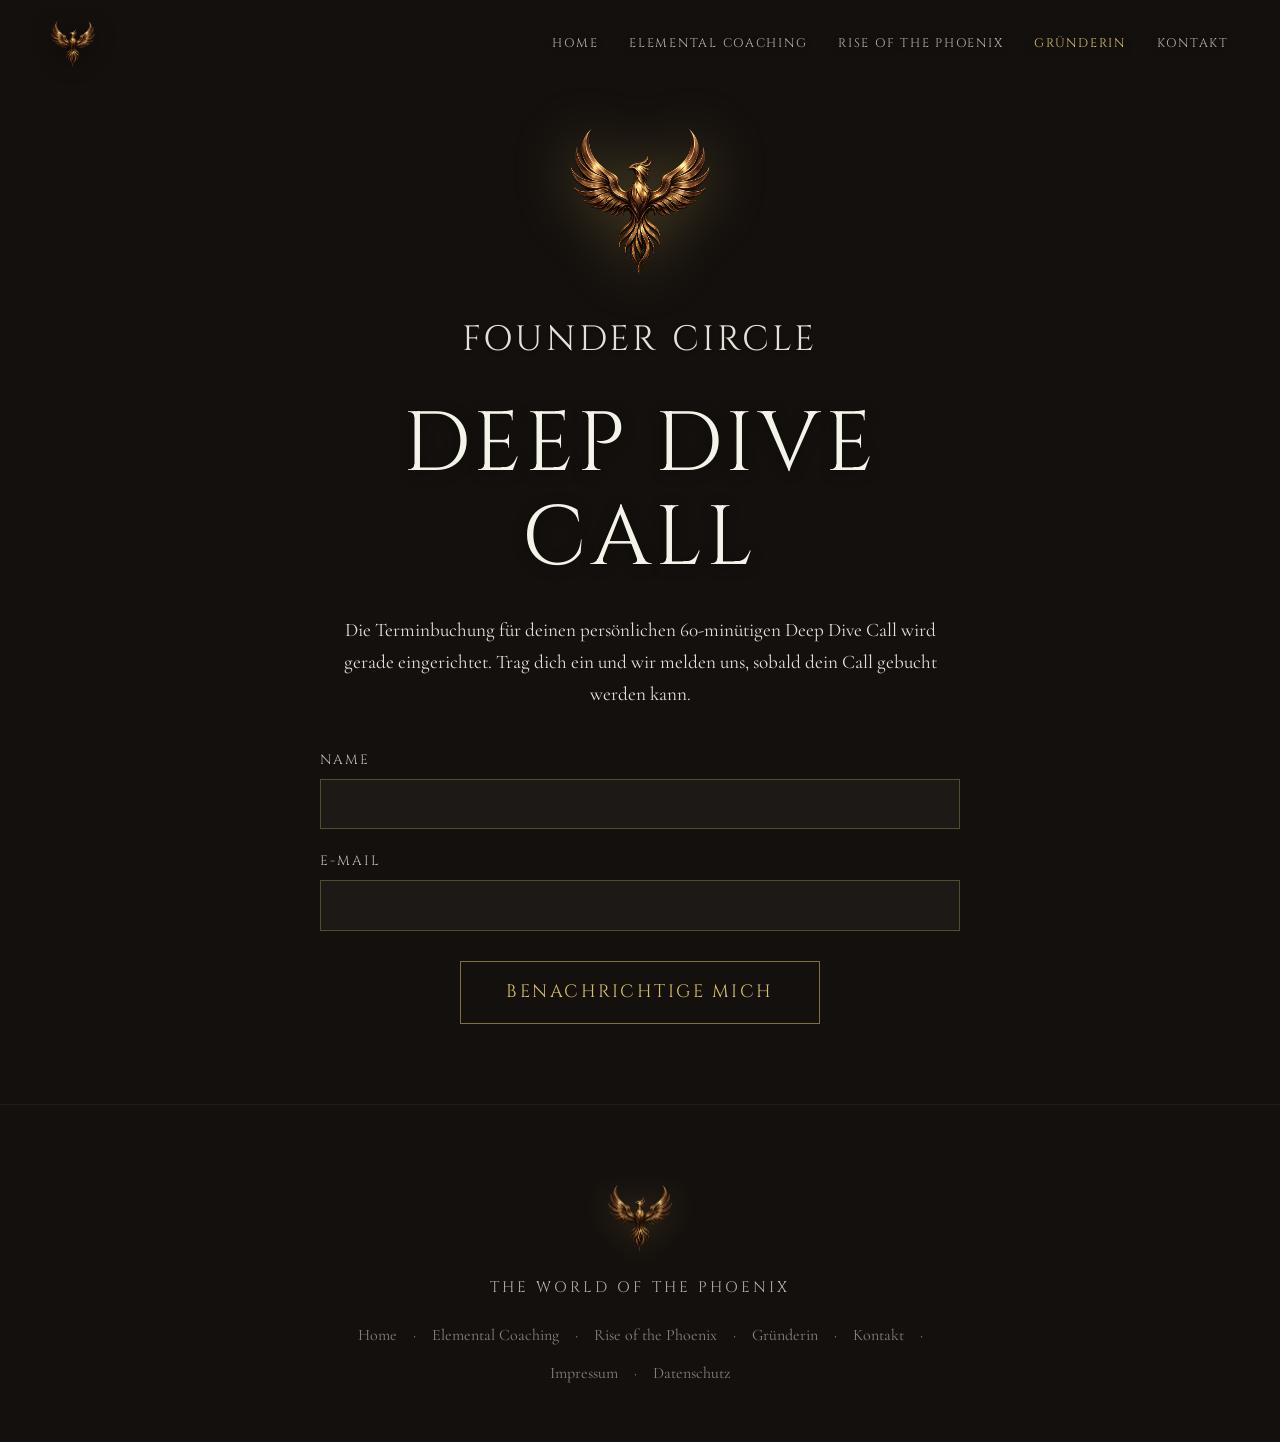
<file: booking.html>
<!DOCTYPE html>
<html lang="de">
<head>
<meta charset="UTF-8">
<meta name="viewport" content="width=device-width, initial-scale=1.0">
<title>Deep Dive Call — Founder Circle</title>
<meta name="description" content="Die Terminbuchung für deinen persönlichen Deep Dive Call öffnet in Kürze.">
<link rel="icon" type="image/png" href="assets/img/phoenix-gold.png">
<link rel="preload" href="assets/fonts/cinzel-latin-400-normal.woff2" as="font" type="font/woff2" crossorigin>
<link rel="preload" href="assets/fonts/cormorant-garamond-latin-400-normal.woff2" as="font" type="font/woff2" crossorigin>
<link rel="stylesheet" href="css/style.css">
</head>
<body>

<!-- Custom cursor glow -->
<div class="cursor-glow" id="cursorGlow"></div>

<header class="site-header">
  <a href="index.html" class="site-header__logo" aria-label="Startseite – The World of the Phoenix">
    <img src="assets/img/phoenix-gold.png" alt="The World of the Phoenix">
  </a>
  <nav class="site-nav" id="siteNav">
    <a href="index.html" class="site-nav__link">Home</a>
    <a href="elemental-coaching.html" class="site-nav__link">Elemental Coaching</a>
    <a href="phoenix-rising.html" class="site-nav__link">Rise of the Phoenix</a>
    <a href="founder.html" class="site-nav__link" aria-current="page">Gründerin</a>
    <a href="contact.html" class="site-nav__link">Kontakt</a>
  </nav>
  <button type="button" class="site-nav__toggle" id="navToggle" aria-expanded="false" aria-controls="siteNav">
    <span></span><span></span><span></span>
    <span class="sr-only">Menü öffnen</span>
  </button>
</header>

<main class="page">
  <section class="page__hero">
    <img src="assets/img/phoenix-gold.png" alt="" class="phoenix phoenix--center">
    <p class="eyebrow">Founder Circle</p>
    <h1 class="headline">Deep Dive Call</h1>
    <p class="body body--center">Die Terminbuchung für deinen persönlichen 60-minütigen Deep Dive Call
    wird gerade eingerichtet. Trag dich ein und wir melden uns, sobald dein Call gebucht werden kann.</p>

    <div class="form-wrap" data-form-wrap>
      <form class="form" data-webhook-form novalidate>
        <div class="form__field">
          <label for="booking-name">Name</label>
          <input type="text" id="booking-name" name="name" autocomplete="name" required>
        </div>
        <div class="form__field">
          <label for="booking-email">E-Mail</label>
          <input type="email" id="booking-email" name="email" autocomplete="email" required>
        </div>
        <div class="form__honeypot" aria-hidden="true">
          <label for="booking-website">Website</label>
          <input type="text" id="booking-website" name="website" data-honeypot tabindex="-1" autocomplete="off">
        </div>
        <button type="submit" class="btn btn--gold form__submit">Benachrichtige mich</button>
      </form>
      <p class="form__success" data-form-success hidden>Danke — wir melden uns bei dir, sobald die Terminbuchung bereitsteht.</p>
    </div>
  </section>
</main>

<footer class="footer">
  <img src="assets/img/phoenix-gold.png" alt="" class="phoenix phoenix--footer">
  <p class="footer__brand">The World of the Phoenix</p>
  <nav class="footer__nav">
    <a href="index.html">Home</a>
    <span>·</span>
    <a href="elemental-coaching.html">Elemental Coaching</a>
    <span>·</span>
    <a href="phoenix-rising.html">Rise of the Phoenix</a>
    <span>·</span>
    <a href="founder.html">Gründerin</a>
    <span>·</span>
    <a href="contact.html">Kontakt</a>
    <span>·</span>
    <a href="#">Impressum</a>
    <span>·</span>
    <a href="#">Datenschutz</a>
  </nav>
</footer>

<script src="js/cursor.js"></script>
<script src="js/nav.js"></script>
<script src="js/forms.js"></script>
</body>
</html>
</file>
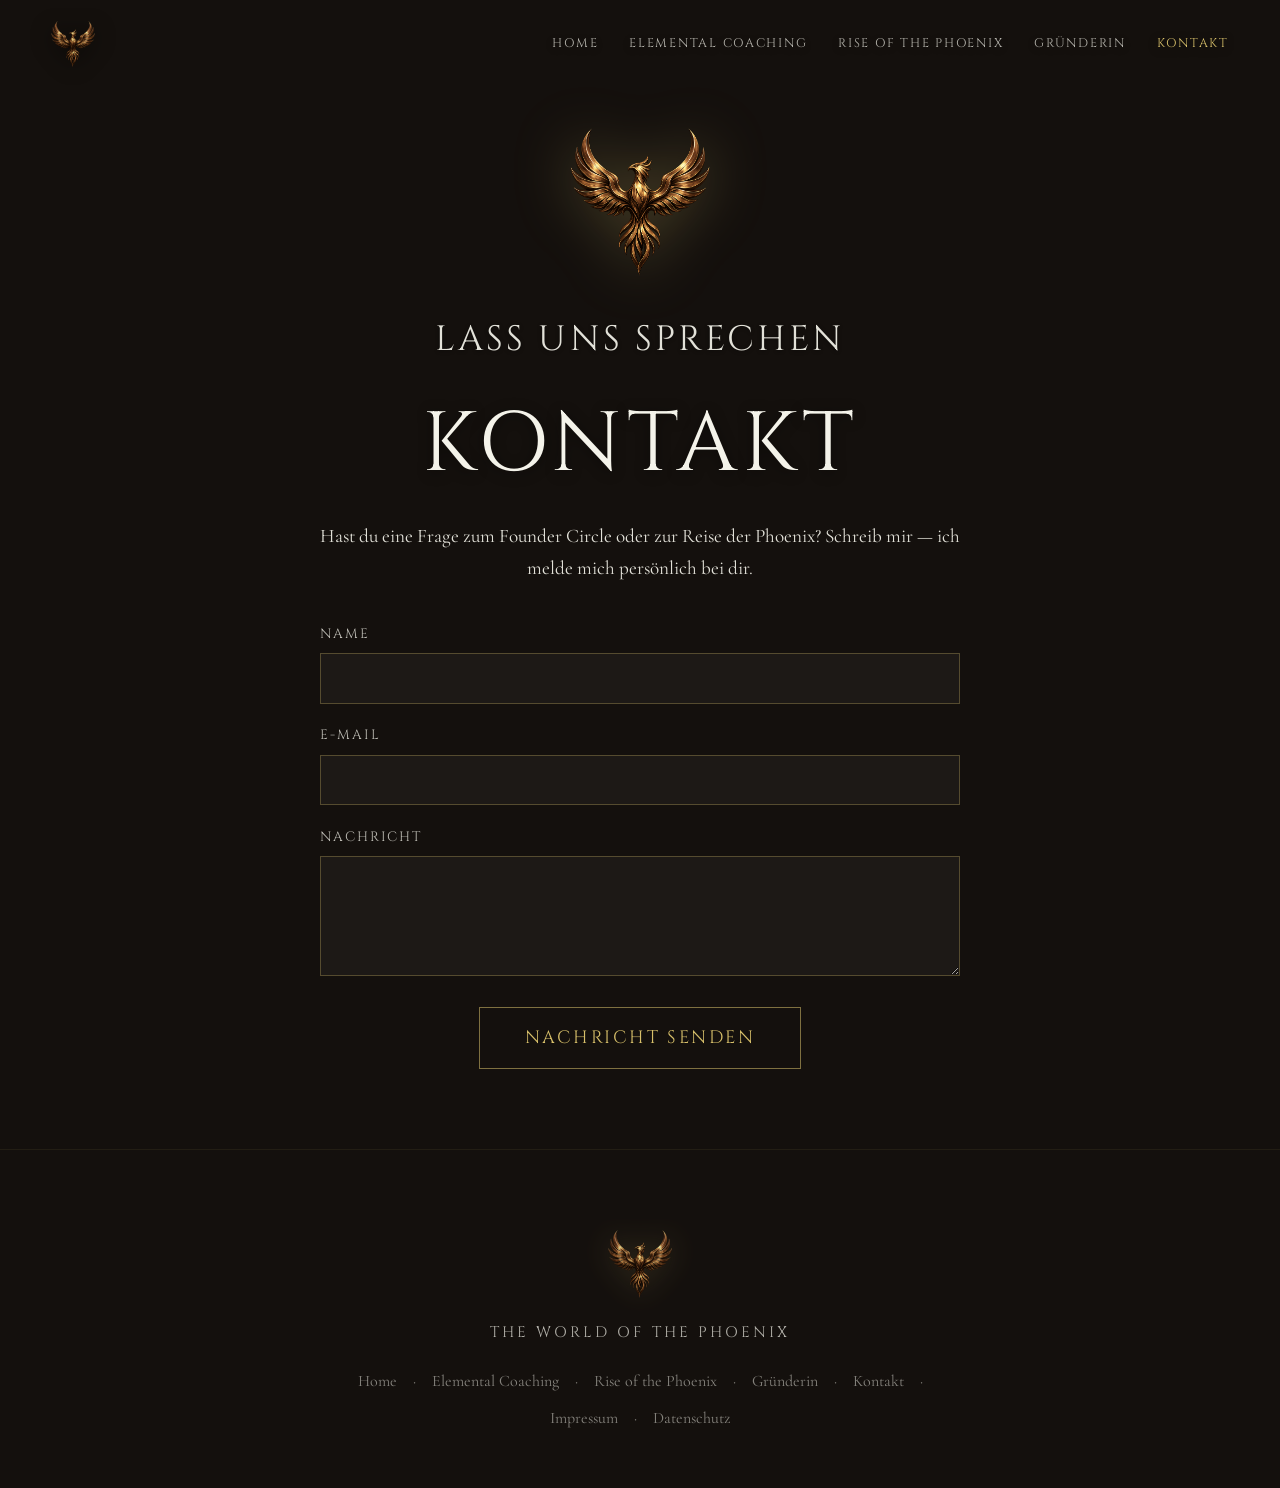
<file: contact.html>
<!DOCTYPE html>
<html lang="de">
<head>
<meta charset="UTF-8">
<meta name="viewport" content="width=device-width, initial-scale=1.0">
<title>Kontakt — The World of the Phoenix</title>
<meta name="description" content="Schreib mir — ich melde mich persönlich bei dir zurück.">
<link rel="icon" type="image/png" href="assets/img/phoenix-gold.png">
<link rel="preload" href="assets/fonts/cinzel-latin-400-normal.woff2" as="font" type="font/woff2" crossorigin>
<link rel="preload" href="assets/fonts/cormorant-garamond-latin-400-normal.woff2" as="font" type="font/woff2" crossorigin>
<link rel="stylesheet" href="css/style.css">
</head>
<body>

<!-- Custom cursor glow -->
<div class="cursor-glow" id="cursorGlow"></div>

<header class="site-header">
  <a href="index.html" class="site-header__logo" aria-label="Startseite – The World of the Phoenix">
    <img src="assets/img/phoenix-gold.png" alt="The World of the Phoenix">
  </a>
  <nav class="site-nav" id="siteNav">
    <a href="index.html" class="site-nav__link">Home</a>
    <a href="elemental-coaching.html" class="site-nav__link">Elemental Coaching</a>
    <a href="phoenix-rising.html" class="site-nav__link">Rise of the Phoenix</a>
    <a href="founder.html" class="site-nav__link">Gründerin</a>
    <a href="contact.html" class="site-nav__link" aria-current="page">Kontakt</a>
  </nav>
  <button type="button" class="site-nav__toggle" id="navToggle" aria-expanded="false" aria-controls="siteNav">
    <span></span><span></span><span></span>
    <span class="sr-only">Menü öffnen</span>
  </button>
</header>

<main class="page">
  <section class="page__hero">
    <img src="assets/img/phoenix-gold.png" alt="" class="phoenix phoenix--center">
    <p class="eyebrow">Lass uns sprechen</p>
    <h1 class="headline">Kontakt</h1>
    <p class="body body--center">Hast du eine Frage zum Founder Circle oder zur Reise der Phoenix?
    Schreib mir — ich melde mich persönlich bei dir.</p>

    <div class="form-wrap" data-form-wrap>
      <form class="form" data-webhook-form novalidate>
        <div class="form__field">
          <label for="contact-name">Name</label>
          <input type="text" id="contact-name" name="name" autocomplete="name" required>
        </div>
        <div class="form__field">
          <label for="contact-email">E-Mail</label>
          <input type="email" id="contact-email" name="email" autocomplete="email" required>
        </div>
        <div class="form__field">
          <label for="contact-message">Nachricht</label>
          <textarea id="contact-message" name="message" required></textarea>
        </div>
        <div class="form__honeypot" aria-hidden="true">
          <label for="contact-website">Website</label>
          <input type="text" id="contact-website" name="website" data-honeypot tabindex="-1" autocomplete="off">
        </div>
        <button type="submit" class="btn btn--gold form__submit">Nachricht senden</button>
      </form>
      <p class="form__success" data-form-success hidden>Danke — deine Nachricht ist angekommen. Ich melde mich persönlich bei dir.</p>
    </div>
  </section>
</main>

<footer class="footer">
  <img src="assets/img/phoenix-gold.png" alt="" class="phoenix phoenix--footer">
  <p class="footer__brand">The World of the Phoenix</p>
  <nav class="footer__nav">
    <a href="index.html">Home</a>
    <span>·</span>
    <a href="elemental-coaching.html">Elemental Coaching</a>
    <span>·</span>
    <a href="phoenix-rising.html">Rise of the Phoenix</a>
    <span>·</span>
    <a href="founder.html">Gründerin</a>
    <span>·</span>
    <a href="contact.html">Kontakt</a>
    <span>·</span>
    <a href="#">Impressum</a>
    <span>·</span>
    <a href="#">Datenschutz</a>
  </nav>
</footer>

<script src="js/cursor.js"></script>
<script src="js/nav.js"></script>
<script src="js/forms.js"></script>
</body>
</html>
</file>
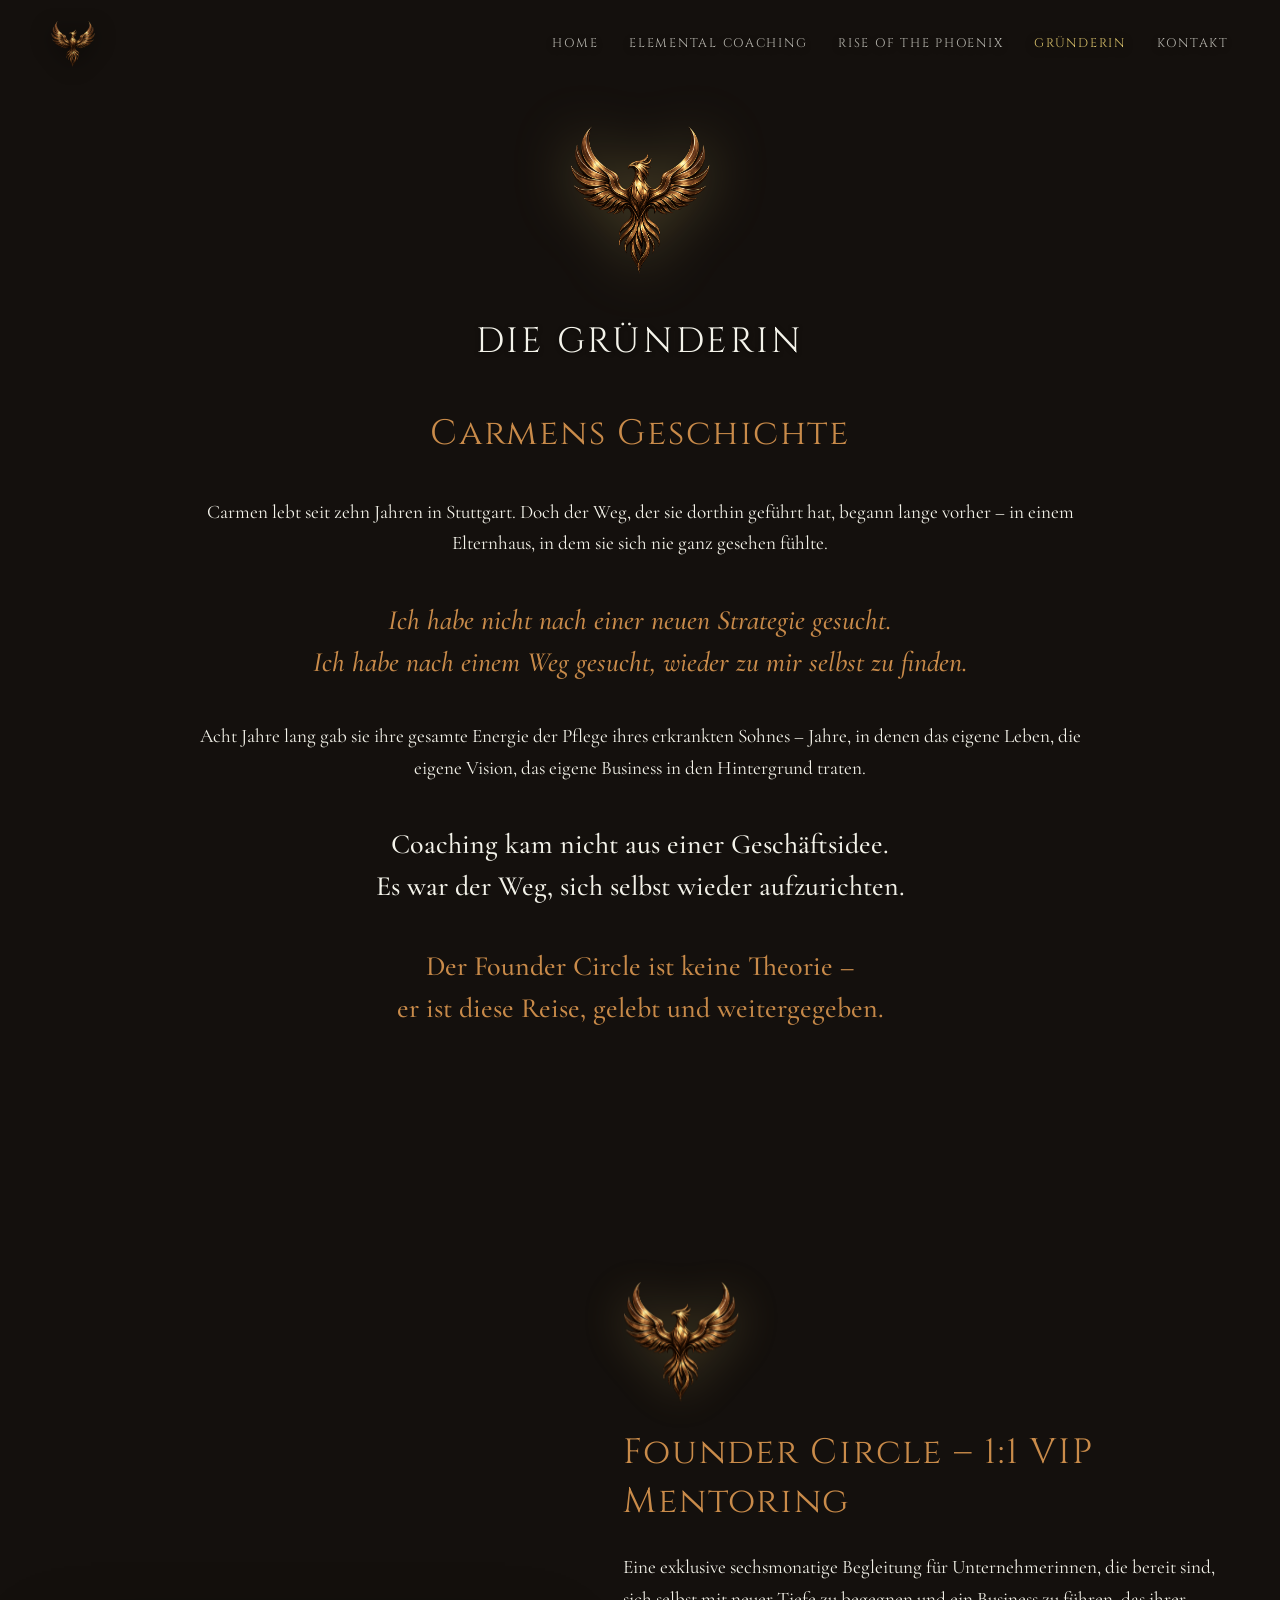
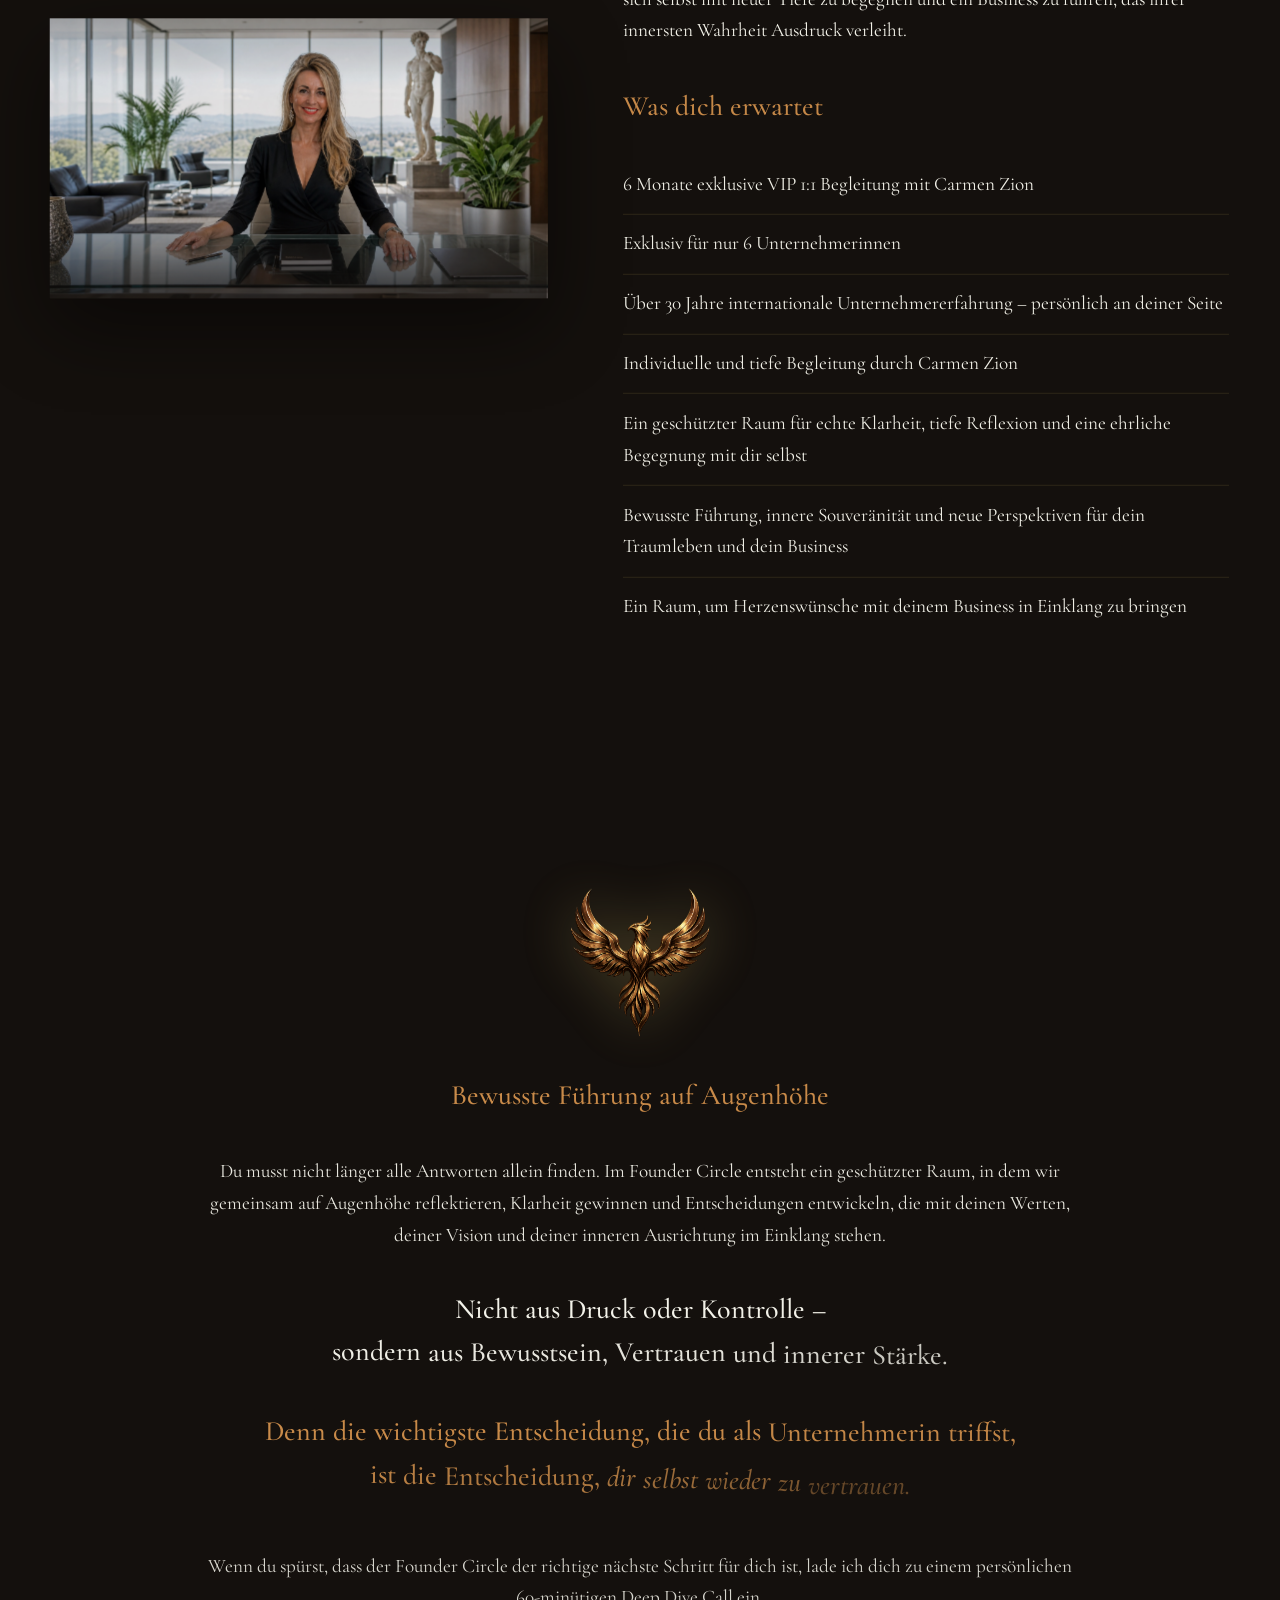
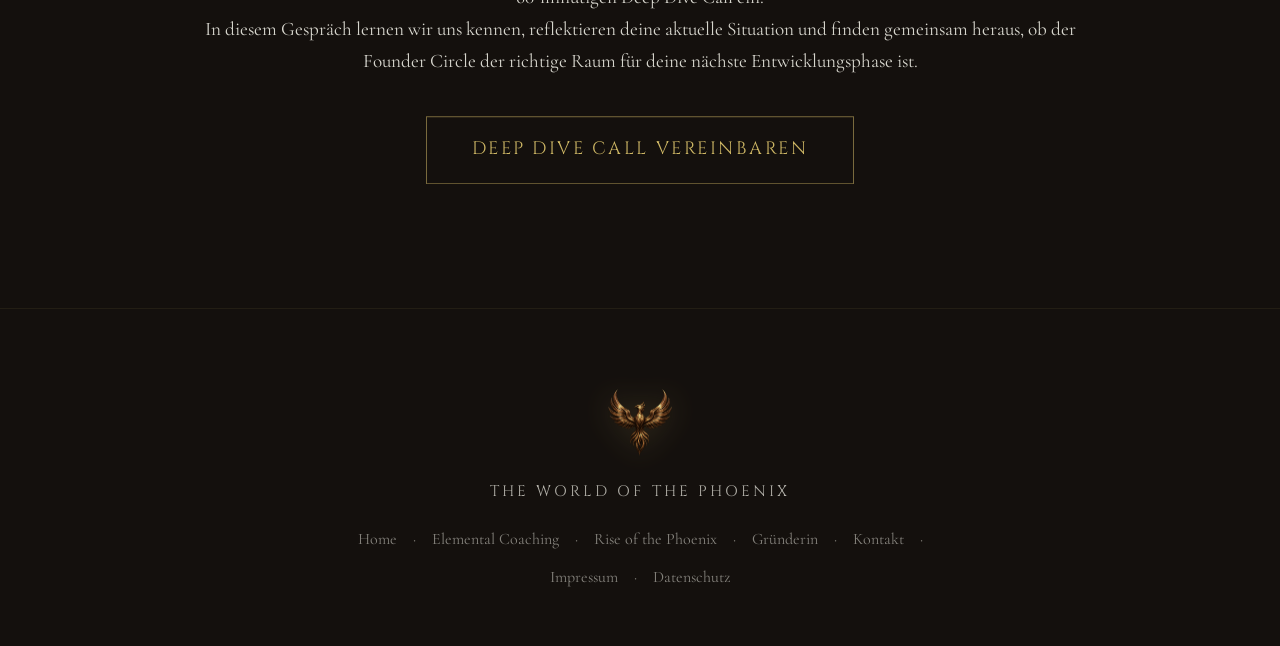
<file: founder.html>
<!DOCTYPE html>
<html lang="de">
<head>
<meta charset="UTF-8">
<meta name="viewport" content="width=device-width, initial-scale=1.0">
<title>Carmen Zion — Die Gründerin</title>
<meta name="description" content="Carmens Geschichte und der Founder Circle — 1:1 VIP Mentoring für Unternehmerinnen.">
<link rel="icon" type="image/png" href="assets/img/phoenix-gold.png">
<link rel="preload" href="assets/fonts/cinzel-latin-400-normal.woff2" as="font" type="font/woff2" crossorigin>
<link rel="preload" href="assets/fonts/cormorant-garamond-latin-400-normal.woff2" as="font" type="font/woff2" crossorigin>
<link rel="stylesheet" href="css/style.css">
</head>
<body>

<!-- Preloader -->
<div class="preloader" id="preloader">
  <img src="assets/img/phoenix-gold.png" alt="" class="preloader__phoenix">
  <div class="preloader__line"></div>
</div>

<!-- Three.js golden dust -->
<canvas id="dust"></canvas>

<!-- Custom cursor glow -->
<div class="cursor-glow" id="cursorGlow"></div>

<!-- Scroll progress hairline -->
<div class="progress" id="progress"></div>

<header class="site-header">
  <a href="index.html" class="site-header__logo" aria-label="Startseite – The World of the Phoenix">
    <img src="assets/img/phoenix-gold.png" alt="The World of the Phoenix">
  </a>
  <nav class="site-nav" id="siteNav">
    <a href="index.html" class="site-nav__link">Home</a>
    <a href="elemental-coaching.html" class="site-nav__link">Elemental Coaching</a>
    <a href="phoenix-rising.html" class="site-nav__link">Rise of the Phoenix</a>
    <a href="founder.html" class="site-nav__link" aria-current="page">Gründerin</a>
    <a href="contact.html" class="site-nav__link">Kontakt</a>
  </nav>
  <button type="button" class="site-nav__toggle" id="navToggle" aria-expanded="false" aria-controls="siteNav">
    <span></span><span></span><span></span>
    <span class="sr-only">Menü öffnen</span>
  </button>
</header>

<main id="main">

  <!-- ============ CARMENS GESCHICHTE ============ -->
  <section class="scene scene--dark scene--cta" id="carmens-geschichte">
    <img src="assets/img/phoenix-gold.png" alt="" class="phoenix phoenix--center reveal">
    <p class="eyebrow reveal">Die Gründerin</p>
    <h1 class="subline subline--copper reveal">Carmens Geschichte</h1>
    <p class="body body--center reveal">Carmen lebt seit zehn Jahren in Stuttgart. Doch der Weg, der sie dorthin
    geführt hat, begann lange vorher&nbsp;– in einem Elternhaus, in dem sie sich nie ganz gesehen fühlte.</p>
    <p class="statement statement--copper reveal"><em>Ich habe nicht nach einer neuen Strategie gesucht.<br>
    Ich habe nach einem Weg gesucht, wieder zu mir selbst zu finden.</em></p>
    <p class="body body--center reveal">Acht Jahre lang gab sie ihre gesamte Energie der Pflege ihres erkrankten
    Sohnes&nbsp;– Jahre, in denen das eigene Leben, die eigene Vision, das eigene Business in den Hintergrund traten.</p>
    <p class="statement reveal">Coaching kam nicht aus einer Geschäftsidee.<br>Es war der Weg, sich selbst wieder aufzurichten.</p>
    <p class="statement statement--copper reveal">Der Founder Circle ist keine Theorie&nbsp;–<br>er ist diese Reise, gelebt und weitergegeben.</p>
  </section>

  <!-- ============ FOUNDER CIRCLE OFFER ============ -->
  <section class="scene scene--dark scene--offer" id="founder-circle">
    <div class="offer__grid">
      <figure class="offer__media frame reveal-img">
        <img src="assets/img/carmen-founder.jpg" alt="Carmen Zion">
        <div class="frame__fade"></div>
      </figure>
      <div class="offer__text">
        <img src="assets/img/phoenix-gold.png" alt="" class="phoenix phoenix--offer reveal">
        <h2 class="subline subline--copper reveal">Founder Circle – 1:1 VIP Mentoring</h2>
        <p class="body reveal">Eine exklusive sechsmonatige Begleitung für Unternehmerinnen, die bereit sind,
        sich selbst mit neuer Tiefe zu begegnen und ein Business zu führen, das ihrer
        innersten Wahrheit Ausdruck verleiht.</p>
        <h3 class="offer__heading reveal">Was dich erwartet</h3>
        <ul class="offer__list">
          <li class="reveal">6 Monate exklusive VIP 1:1 Begleitung mit Carmen Zion</li>
          <li class="reveal">Exklusiv für nur 6 Unternehmerinnen</li>
          <li class="reveal">Über 30 Jahre internationale Unternehmererfahrung – persönlich an deiner Seite</li>
          <li class="reveal">Individuelle und tiefe Begleitung durch Carmen Zion</li>
          <li class="reveal">Ein geschützter Raum für echte Klarheit, tiefe Reflexion und eine ehrliche Begegnung mit dir selbst</li>
          <li class="reveal">Bewusste Führung, innere Souveränität und neue Perspektiven für dein Traumleben und dein Business</li>
          <li class="reveal">Ein Raum, um Herzenswünsche mit deinem Business in Einklang zu bringen</li>
        </ul>
      </div>
    </div>
  </section>

  <!-- ============ BEWUSSTE FÜHRUNG + CTA ============ -->
  <section class="scene scene--dark scene--cta">
    <img src="assets/img/phoenix-gold.png" alt="" class="phoenix phoenix--center reveal">
    <h2 class="statement statement--copper reveal">Bewusste Führung auf Augenhöhe</h2>
    <p class="body body--center reveal">Du musst nicht länger alle Antworten allein finden. Im Founder Circle entsteht
    ein geschützter Raum, in dem wir gemeinsam auf Augenhöhe reflektieren, Klarheit gewinnen und
    Entscheidungen entwickeln, die mit deinen Werten, deiner Vision und deiner inneren Ausrichtung
    im Einklang stehen.</p>
    <p class="statement reveal">Nicht aus Druck oder Kontrolle&nbsp;–<br>sondern aus Bewusstsein, Vertrauen und innerer Stärke.</p>
    <p class="statement statement--copper reveal">Denn die wichtigste Entscheidung, die du als Unternehmerin triffst,<br>
    ist die Entscheidung, <em>dir selbst wieder zu vertrauen.</em></p>
    <div class="cta-block reveal">
      <p class="body body--center">Wenn du spürst, dass der Founder Circle der richtige nächste Schritt für dich ist,
      lade ich dich zu einem persönlichen 60-minütigen Deep Dive Call ein.<br>
      In diesem Gespräch lernen wir uns kennen, reflektieren deine aktuelle Situation und finden gemeinsam
      heraus, ob der Founder Circle der richtige Raum für deine nächste Entwicklungsphase ist.</p>
      <a href="booking.html" class="btn btn--gold">Deep Dive Call vereinbaren</a>
    </div>
  </section>

  <!-- ============ FOOTER ============ -->
  <footer class="footer">
    <img src="assets/img/phoenix-gold.png" alt="" class="phoenix phoenix--footer">
    <p class="footer__brand">The World of the Phoenix</p>
    <nav class="footer__nav">
      <a href="index.html">Home</a>
      <span>·</span>
      <a href="elemental-coaching.html">Elemental Coaching</a>
      <span>·</span>
      <a href="phoenix-rising.html">Rise of the Phoenix</a>
      <span>·</span>
      <a href="founder.html">Gründerin</a>
      <span>·</span>
      <a href="contact.html">Kontakt</a>
      <span>·</span>
      <a href="#">Impressum</a>
      <span>·</span>
      <a href="#">Datenschutz</a>
    </nav>
  </footer>

</main>

<div class="toast" id="toast" role="status" aria-live="polite"></div>

<script src="js/vendor/three.min.js"></script>
<script src="js/vendor/gsap.min.js"></script>
<script src="js/vendor/ScrollTrigger.min.js"></script>
<script src="js/vendor/lenis.min.js"></script>
<script src="js/nav.js"></script>
<script src="js/cursor.js"></script>
<script src="js/main.js"></script>
</body>
</html>
</file>
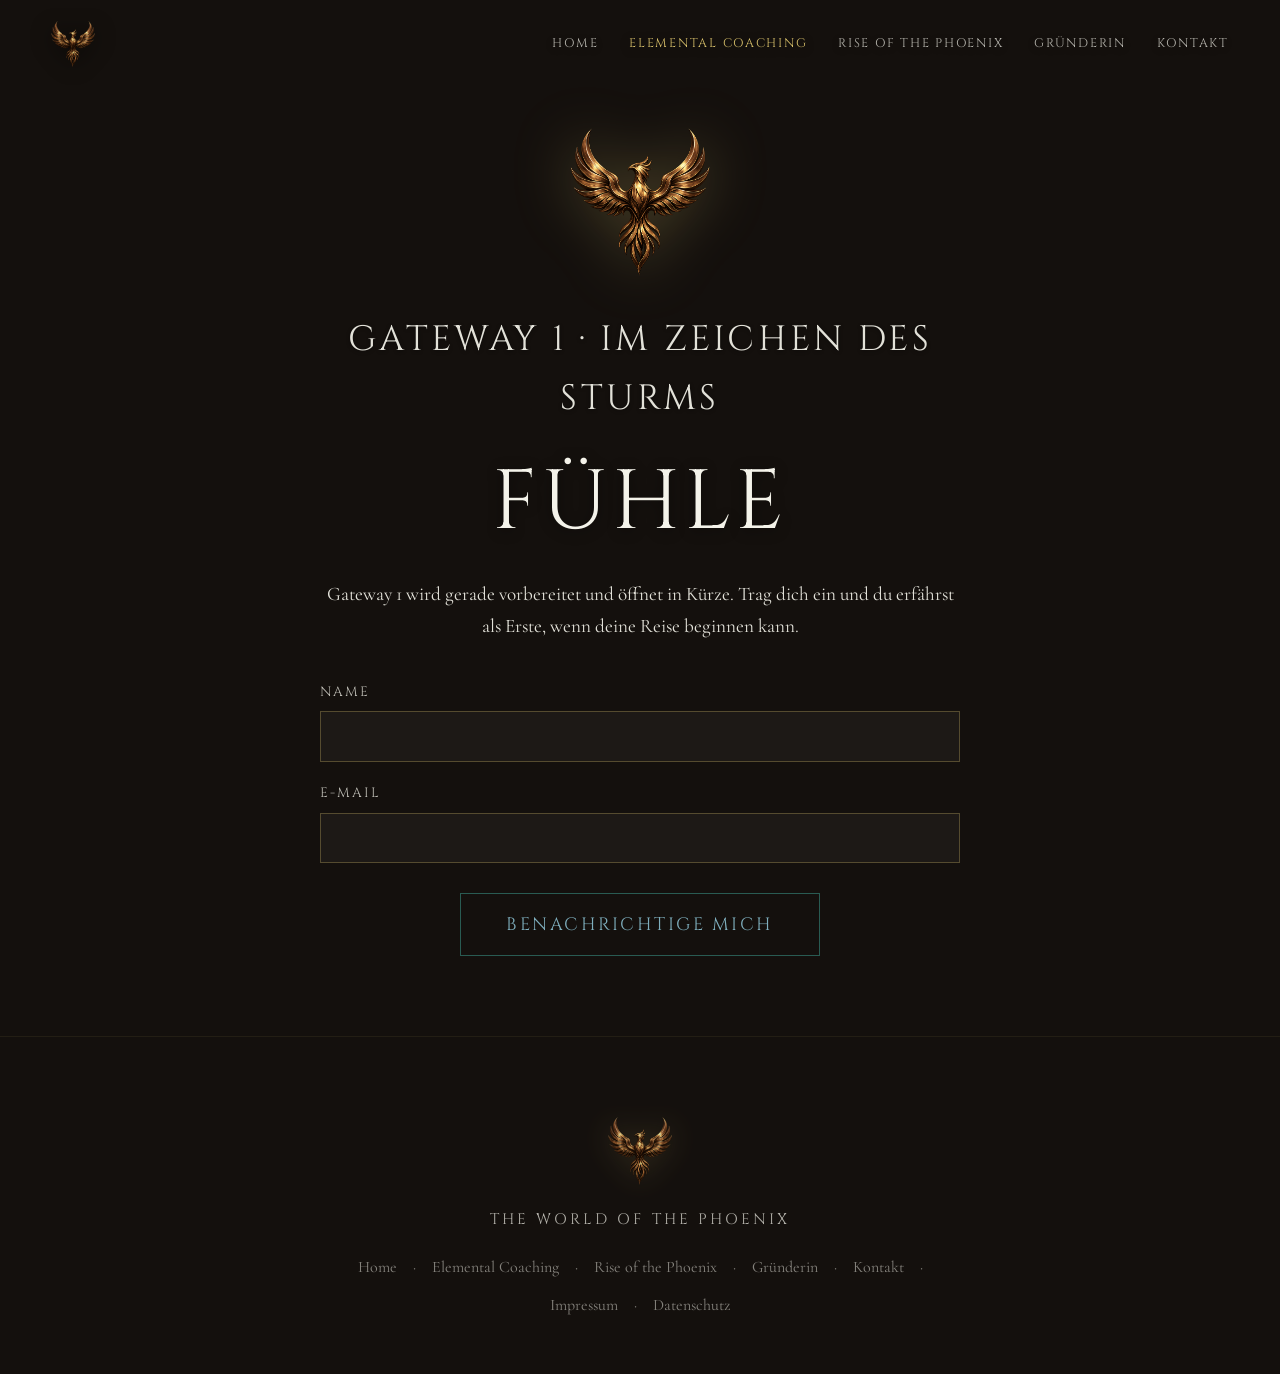
<file: gateway1.html>
<!DOCTYPE html>
<html lang="de">
<head>
<meta charset="UTF-8">
<meta name="viewport" content="width=device-width, initial-scale=1.0">
<title>Gateway 1 — Im Zeichen des Sturms</title>
<meta name="description" content="Gateway 1 öffnet in Kürze. Trag dich ein und erfahre als Erste, wenn deine Reise beginnt.">
<link rel="icon" type="image/png" href="assets/img/phoenix-gold.png">
<link rel="preload" href="assets/fonts/cinzel-latin-400-normal.woff2" as="font" type="font/woff2" crossorigin>
<link rel="preload" href="assets/fonts/cormorant-garamond-latin-400-normal.woff2" as="font" type="font/woff2" crossorigin>
<link rel="stylesheet" href="css/style.css">
</head>
<body>

<!-- Custom cursor glow -->
<div class="cursor-glow" id="cursorGlow"></div>

<header class="site-header">
  <a href="index.html" class="site-header__logo" aria-label="Startseite – The World of the Phoenix">
    <img src="assets/img/phoenix-gold.png" alt="The World of the Phoenix">
  </a>
  <nav class="site-nav" id="siteNav">
    <a href="index.html" class="site-nav__link">Home</a>
    <a href="elemental-coaching.html" class="site-nav__link" aria-current="page">Elemental Coaching</a>
    <a href="phoenix-rising.html" class="site-nav__link">Rise of the Phoenix</a>
    <a href="founder.html" class="site-nav__link">Gründerin</a>
    <a href="contact.html" class="site-nav__link">Kontakt</a>
  </nav>
  <button type="button" class="site-nav__toggle" id="navToggle" aria-expanded="false" aria-controls="siteNav">
    <span></span><span></span><span></span>
    <span class="sr-only">Menü öffnen</span>
  </button>
</header>

<main class="page">
  <section class="page__hero">
    <img src="assets/img/phoenix-gold.png" alt="" class="phoenix phoenix--center">
    <p class="eyebrow">Gateway 1 · Im Zeichen des Sturms</p>
    <h1 class="headline">Fühle</h1>
    <p class="body body--center">Gateway 1 wird gerade vorbereitet und öffnet in Kürze. Trag dich ein
    und du erfährst als Erste, wenn deine Reise beginnen kann.</p>

    <div class="form-wrap" data-form-wrap>
      <form class="form" data-webhook-form novalidate>
        <div class="form__field">
          <label for="gateway1-name">Name</label>
          <input type="text" id="gateway1-name" name="name" autocomplete="name" required>
        </div>
        <div class="form__field">
          <label for="gateway1-email">E-Mail</label>
          <input type="email" id="gateway1-email" name="email" autocomplete="email" required>
        </div>
        <div class="form__honeypot" aria-hidden="true">
          <label for="gateway1-website">Website</label>
          <input type="text" id="gateway1-website" name="website" data-honeypot tabindex="-1" autocomplete="off">
        </div>
        <button type="submit" class="btn btn--water form__submit">Benachrichtige mich</button>
      </form>
      <p class="form__success" data-form-success hidden>Danke — wir melden uns bei dir, sobald Gateway 1 startet.</p>
    </div>
  </section>
</main>

<footer class="footer">
  <img src="assets/img/phoenix-gold.png" alt="" class="phoenix phoenix--footer">
  <p class="footer__brand">The World of the Phoenix</p>
  <nav class="footer__nav">
    <a href="index.html">Home</a>
    <span>·</span>
    <a href="elemental-coaching.html">Elemental Coaching</a>
    <span>·</span>
    <a href="phoenix-rising.html">Rise of the Phoenix</a>
    <span>·</span>
    <a href="founder.html">Gründerin</a>
    <span>·</span>
    <a href="contact.html">Kontakt</a>
    <span>·</span>
    <a href="#">Impressum</a>
    <span>·</span>
    <a href="#">Datenschutz</a>
  </nav>
</footer>

<script src="js/cursor.js"></script>
<script src="js/nav.js"></script>
<script src="js/forms.js"></script>
</body>
</html>
</file>
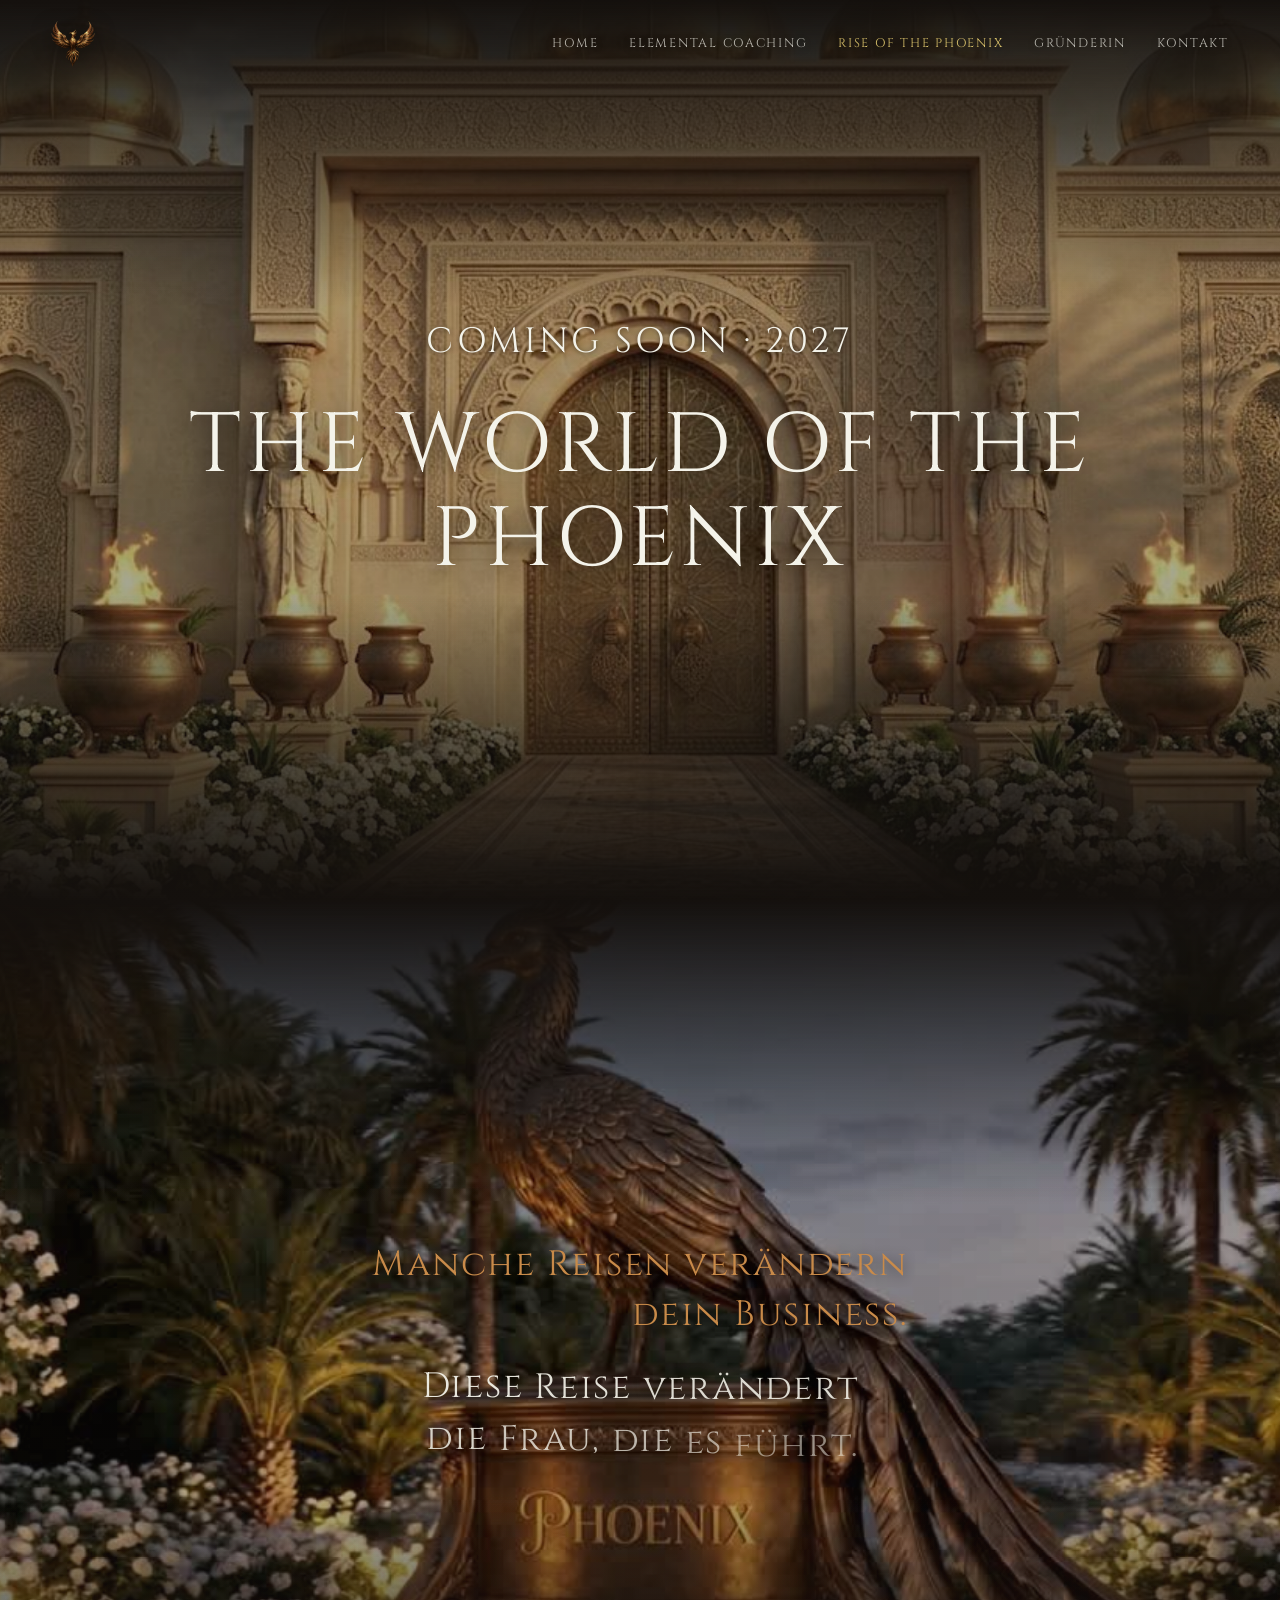
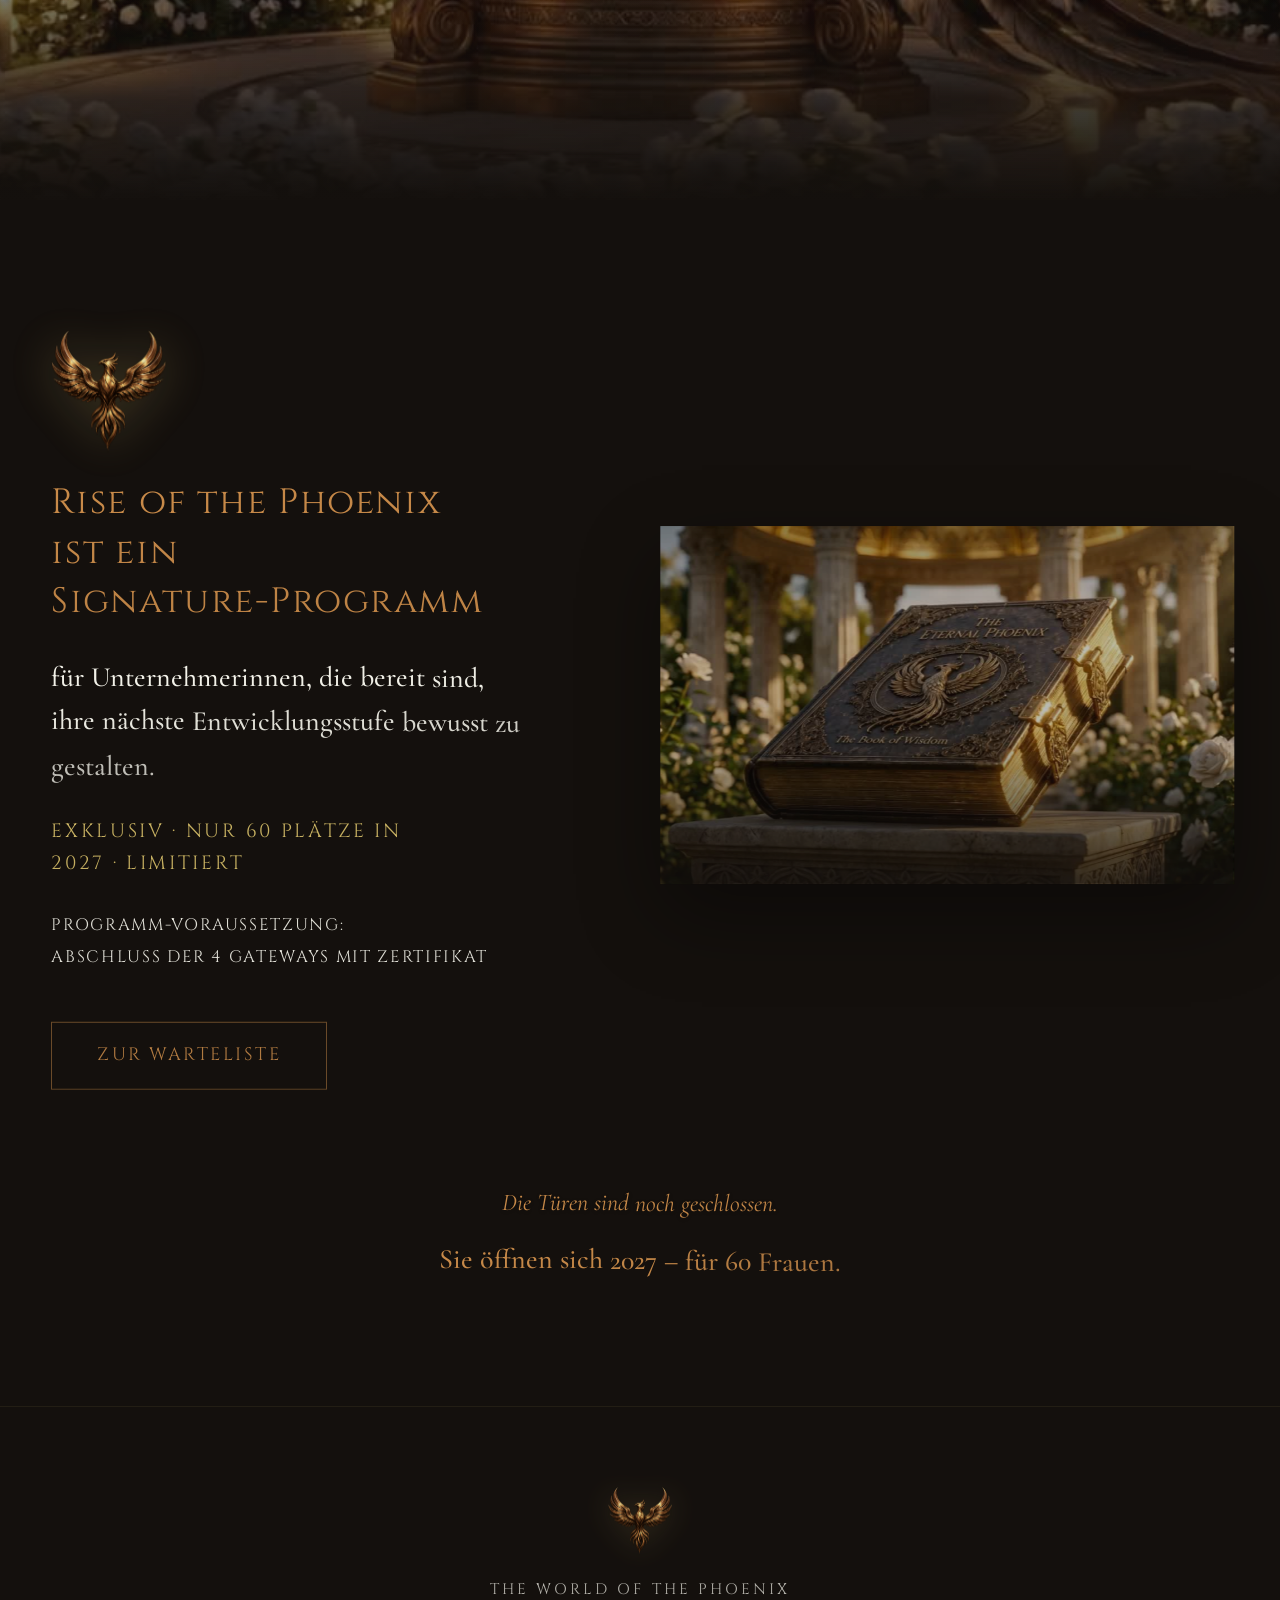
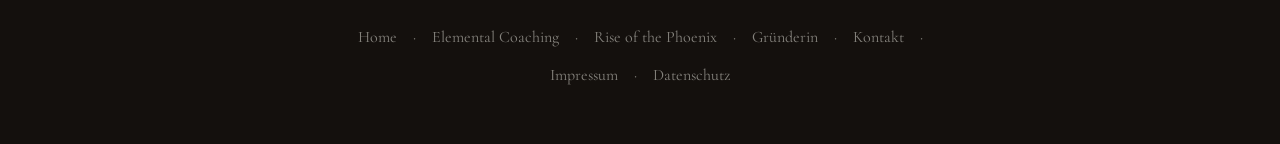
<file: phoenix-rising.html>
<!DOCTYPE html>
<html lang="de">
<head>
<meta charset="UTF-8">
<meta name="viewport" content="width=device-width, initial-scale=1.0">
<title>Rise of the Phoenix — Coming Soon 2027</title>
<meta name="description" content="Rise of the Phoenix — das Signature-Programm für Unternehmerinnen. Exklusiv, limitiert, 2027. Die Türen sind noch geschlossen.">
<link rel="icon" type="image/png" href="assets/img/phoenix-gold.png">
<link rel="preload" href="assets/fonts/cinzel-latin-400-normal.woff2" as="font" type="font/woff2" crossorigin>
<link rel="preload" href="assets/fonts/cormorant-garamond-latin-400-normal.woff2" as="font" type="font/woff2" crossorigin>
<link rel="stylesheet" href="css/style.css">
</head>
<body>

<!-- Preloader -->
<div class="preloader" id="preloader">
  <img src="assets/img/phoenix-gold.png" alt="" class="preloader__phoenix">
  <div class="preloader__line"></div>
</div>

<!-- Three.js golden dust -->
<canvas id="dust"></canvas>

<!-- Custom cursor glow -->
<div class="cursor-glow" id="cursorGlow"></div>

<!-- Scroll progress hairline -->
<div class="progress" id="progress"></div>

<header class="site-header">
  <a href="index.html" class="site-header__logo" aria-label="Startseite – The World of the Phoenix">
    <img src="assets/img/phoenix-gold.png" alt="The World of the Phoenix">
  </a>
  <nav class="site-nav" id="siteNav">
    <a href="index.html" class="site-nav__link">Home</a>
    <a href="elemental-coaching.html" class="site-nav__link">Elemental Coaching</a>
    <a href="phoenix-rising.html" class="site-nav__link" aria-current="page">Rise of the Phoenix</a>
    <a href="founder.html" class="site-nav__link">Gründerin</a>
    <a href="contact.html" class="site-nav__link">Kontakt</a>
  </nav>
  <button type="button" class="site-nav__toggle" id="navToggle" aria-expanded="false" aria-controls="siteNav">
    <span></span><span></span><span></span>
    <span class="sr-only">Menü öffnen</span>
  </button>
</header>

<main id="main">

  <!-- ============ WORLD OF THE PHOENIX — HERO ============ -->
  <section class="scene scene--hero scene--world" id="rise-of-the-phoenix">
    <div class="scene__bg">
      <div class="scene__img kenburns kenburns--slow" data-speed="0.88" style="background-image:url('assets/img/phoenix-palace.jpg')"></div>
      <div class="scene__veil scene__veil--light"></div>
      <div class="scene__fade scene__fade--top"></div>
      <div class="scene__fade scene__fade--bottom"></div>
    </div>
    <div class="scene__content">
      <p class="eyebrow reveal">Coming soon · 2027</p>
      <h1 class="headline headline--world reveal" data-delay="0.3">The World of the Phoenix</h1>
    </div>
  </section>

  <!-- ============ STATUE / MANIFEST ============ -->
  <section class="scene scene--hero scene--statue">
    <div class="scene__bg">
      <div class="scene__img kenburns kenburns--slow" data-speed="0.9" style="background-image:url('assets/img/phoenix-statue.jpg')"></div>
      <div class="scene__veil scene__veil--light"></div>
      <div class="scene__fade scene__fade--top"></div>
      <div class="scene__fade scene__fade--bottom"></div>
    </div>
    <div class="scene__content scene__content--right">
      <p class="subline subline--copper reveal">Manche Reisen verändern<br>dein Business.</p>
      <p class="subline reveal" data-delay="0.4">Diese Reise verändert<br>die Frau, die es führt.</p>
    </div>
  </section>

  <!-- ============ RISE OF THE PHOENIX / SECRET ============ -->
  <section class="scene scene--dark scene--rise">
    <div class="rise__grid">
      <div class="rise__text">
        <img src="assets/img/phoenix-gold.png" alt="" class="phoenix phoenix--rise reveal">
        <h2 class="subline subline--copper reveal">Rise of the Phoenix<br>ist ein Signature-Programm</h2>
        <p class="statement reveal">für Unternehmerinnen, die bereit sind,<br>ihre nächste Entwicklungsstufe bewusst zu gestalten.</p>
        <p class="rise__limit reveal">Exklusiv&nbsp;·&nbsp;nur 60 Plätze in 2027&nbsp;·&nbsp;limitiert</p>
        <p class="rise__requirement reveal">Programm-Voraussetzung:<br>Abschluss der 4 Gateways mit Zertifikat</p>
        <div class="cta-block reveal">
          <a href="waitlist.html" class="btn btn--copper">Zur Warteliste</a>
        </div>
      </div>
      <figure class="rise__media frame reveal-img" data-speed="1.05">
        <img src="assets/img/phoenix-book.jpg" alt="The Eternal Phoenix – The Book of Wisdom">
        <div class="frame__fade"></div>
      </figure>
    </div>
    <div class="rise__secret">
      <p class="statement-soft reveal">Die Türen sind noch geschlossen.</p>
      <p class="statement statement--copper reveal">Sie öffnen sich 2027&nbsp;– für 60 Frauen.</p>
    </div>
  </section>

  <!-- ============ FOOTER ============ -->
  <footer class="footer">
    <img src="assets/img/phoenix-gold.png" alt="" class="phoenix phoenix--footer">
    <p class="footer__brand">The World of the Phoenix</p>
    <nav class="footer__nav">
      <a href="index.html">Home</a>
      <span>·</span>
      <a href="elemental-coaching.html">Elemental Coaching</a>
      <span>·</span>
      <a href="phoenix-rising.html">Rise of the Phoenix</a>
      <span>·</span>
      <a href="founder.html">Gründerin</a>
      <span>·</span>
      <a href="contact.html">Kontakt</a>
      <span>·</span>
      <a href="#">Impressum</a>
      <span>·</span>
      <a href="#">Datenschutz</a>
    </nav>
  </footer>

</main>

<div class="toast" id="toast" role="status" aria-live="polite"></div>

<script src="js/vendor/three.min.js"></script>
<script src="js/vendor/gsap.min.js"></script>
<script src="js/vendor/ScrollTrigger.min.js"></script>
<script src="js/vendor/lenis.min.js"></script>
<script src="js/nav.js"></script>
<script src="js/cursor.js"></script>
<script src="js/main.js"></script>
</body>
</html>
</file>
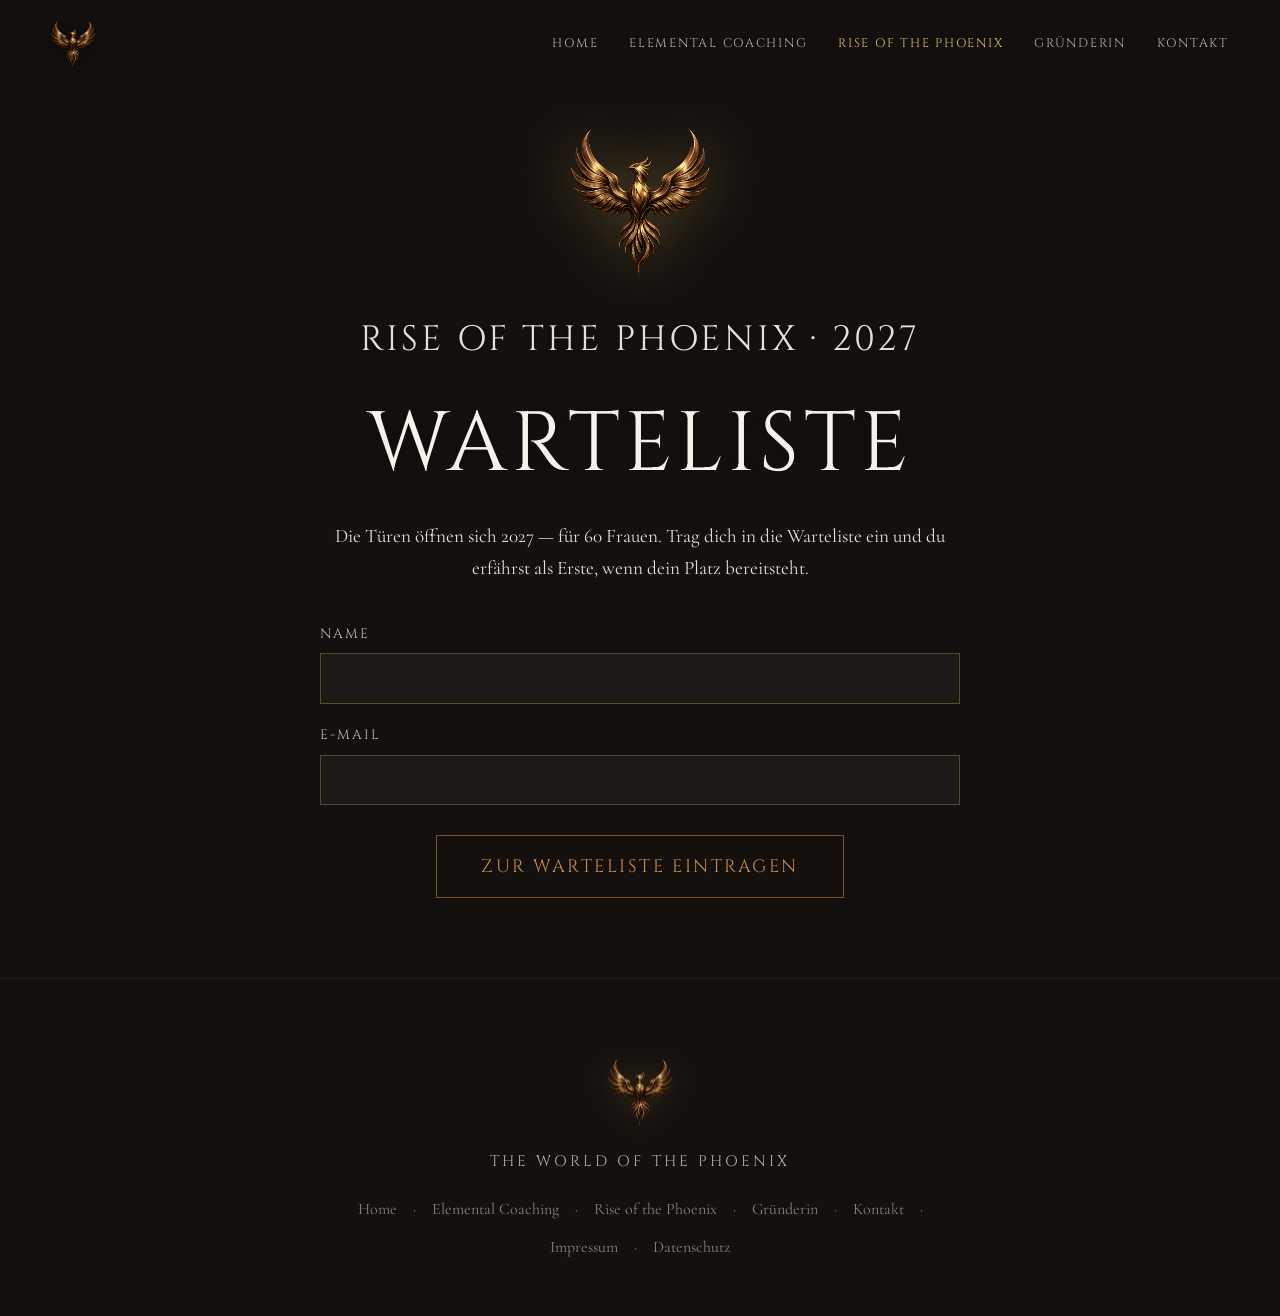
<file: waitlist.html>
<!DOCTYPE html>
<html lang="de">
<head>
<meta charset="UTF-8">
<meta name="viewport" content="width=device-width, initial-scale=1.0">
<title>Warteliste — Rise of the Phoenix</title>
<meta name="description" content="Trag dich in die Warteliste für Rise of the Phoenix 2027 ein.">
<link rel="icon" type="image/png" href="assets/img/phoenix-gold.png">
<link rel="preload" href="assets/fonts/cinzel-latin-400-normal.woff2" as="font" type="font/woff2" crossorigin>
<link rel="preload" href="assets/fonts/cormorant-garamond-latin-400-normal.woff2" as="font" type="font/woff2" crossorigin>
<link rel="stylesheet" href="css/style.css">
</head>
<body>

<!-- Custom cursor glow -->
<div class="cursor-glow" id="cursorGlow"></div>

<header class="site-header">
  <a href="index.html" class="site-header__logo" aria-label="Startseite – The World of the Phoenix">
    <img src="assets/img/phoenix-gold.png" alt="The World of the Phoenix">
  </a>
  <nav class="site-nav" id="siteNav">
    <a href="index.html" class="site-nav__link">Home</a>
    <a href="elemental-coaching.html" class="site-nav__link">Elemental Coaching</a>
    <a href="phoenix-rising.html" class="site-nav__link" aria-current="page">Rise of the Phoenix</a>
    <a href="founder.html" class="site-nav__link">Gründerin</a>
    <a href="contact.html" class="site-nav__link">Kontakt</a>
  </nav>
  <button type="button" class="site-nav__toggle" id="navToggle" aria-expanded="false" aria-controls="siteNav">
    <span></span><span></span><span></span>
    <span class="sr-only">Menü öffnen</span>
  </button>
</header>

<main class="page">
  <section class="page__hero">
    <img src="assets/img/phoenix-gold.png" alt="" class="phoenix phoenix--center">
    <p class="eyebrow">Rise of the Phoenix · 2027</p>
    <h1 class="headline">Warteliste</h1>
    <p class="body body--center">Die Türen öffnen sich 2027 — für 60 Frauen. Trag dich in die Warteliste
    ein und du erfährst als Erste, wenn dein Platz bereitsteht.</p>

    <div class="form-wrap" data-form-wrap>
      <form class="form" data-webhook-form novalidate>
        <div class="form__field">
          <label for="waitlist-name">Name</label>
          <input type="text" id="waitlist-name" name="name" autocomplete="name" required>
        </div>
        <div class="form__field">
          <label for="waitlist-email">E-Mail</label>
          <input type="email" id="waitlist-email" name="email" autocomplete="email" required>
        </div>
        <div class="form__honeypot" aria-hidden="true">
          <label for="waitlist-website">Website</label>
          <input type="text" id="waitlist-website" name="website" data-honeypot tabindex="-1" autocomplete="off">
        </div>
        <button type="submit" class="btn btn--copper form__submit">Zur Warteliste eintragen</button>
      </form>
      <p class="form__success" data-form-success hidden>Danke — du stehst auf der Warteliste. Wir melden uns, sobald sich die Türen öffnen.</p>
    </div>
  </section>
</main>

<footer class="footer">
  <img src="assets/img/phoenix-gold.png" alt="" class="phoenix phoenix--footer">
  <p class="footer__brand">The World of the Phoenix</p>
  <nav class="footer__nav">
    <a href="index.html">Home</a>
    <span>·</span>
    <a href="elemental-coaching.html">Elemental Coaching</a>
    <span>·</span>
    <a href="phoenix-rising.html">Rise of the Phoenix</a>
    <span>·</span>
    <a href="founder.html">Gründerin</a>
    <span>·</span>
    <a href="contact.html">Kontakt</a>
    <span>·</span>
    <a href="#">Impressum</a>
    <span>·</span>
    <a href="#">Datenschutz</a>
  </nav>
</footer>

<script src="js/cursor.js"></script>
<script src="js/nav.js"></script>
<script src="js/forms.js"></script>
</body>
</html>
</file>
<file: css/style.css>
/* ==========================================================================
   The World of the Phoenix — Cinematic Funnel
   Farbwelt: Cinematic Ink Black #14100D · Pristine #F4F3EA · Parsnip Gold #D8C06A
   Typografie: Cinzel (Headline/Subline) · Cormorant Garamond (Statement/Fließtext)
   ========================================================================== */

/* ---------- Selbstgehostete Schriften ---------- */
@font-face {
  font-family: 'Cinzel';
  font-style: normal;
  font-weight: 400;
  font-display: swap;
  src: url('../assets/fonts/cinzel-latin-400-normal.woff2') format('woff2');
}
@font-face {
  font-family: 'Cinzel';
  font-style: normal;
  font-weight: 500;
  font-display: swap;
  src: url('../assets/fonts/cinzel-latin-500-normal.woff2') format('woff2');
}
@font-face {
  font-family: 'Cormorant Garamond';
  font-style: normal;
  font-weight: 400;
  font-display: swap;
  src: url('../assets/fonts/cormorant-garamond-latin-400-normal.woff2') format('woff2');
}
@font-face {
  font-family: 'Cormorant Garamond';
  font-style: normal;
  font-weight: 500;
  font-display: swap;
  src: url('../assets/fonts/cormorant-garamond-latin-500-normal.woff2') format('woff2');
}
@font-face {
  font-family: 'Cormorant Garamond';
  font-style: italic;
  font-weight: 400;
  font-display: swap;
  src: url('../assets/fonts/cormorant-garamond-latin-400-italic.woff2') format('woff2');
}
@font-face {
  font-family: 'Cormorant Garamond';
  font-style: italic;
  font-weight: 500;
  font-display: swap;
  src: url('../assets/fonts/cormorant-garamond-latin-500-italic.woff2') format('woff2');
}

:root {
  --ink: #14100D;
  --ink-soft: #1b1611;
  --obsidian: #0A0A0A;          /* reine Obsidian-Basis für die Elemental-Szenen */
  --pristine: #F4F3EA;
  --gold: #D8C06A;
  --butterum: #C98B4A;
  --bronze: #8A5B3D;

  --water-st: #7FAFBE;
  --water-cta: #2F6F63;
  --fire-st: #C98B4A;
  --fire-cta: #B45A34;
  --air-st: #B7B1BE;
  --air-cta: #F3E6B2;
  --earth-st: #A8C56A;
  --earth-cta: #496B43;

  /* Element-Akzentfarben als RGB-Tripel — nur als Glow/Akzent auf Obsidian,
     nie als flächiger Hintergrund. */
  --glow-gold:  216, 192, 106;
  --glow-water:  58, 140, 168;
  --glow-fire:  214,  92,  44;
  --glow-air:   178, 182, 205;
  --glow-earth: 116, 158,  74;

  --font-display: 'Cinzel', serif;
  --font-body: 'Cormorant Garamond', serif;

  --headline: clamp(2.9rem, 7.5vw, 5.25rem);      /* 82–84px desktop */
  --subline: clamp(1.45rem, 3vw, 2.2rem);         /* 33–35px */
  --statement: clamp(1.3rem, 2.2vw, 1.75rem);     /* 26–28px */
  --statement-i: clamp(1.15rem, 2vw, 1.5rem);     /* 22–24px */
  --body: clamp(1.1rem, 1.5vw, 1.28rem);          /* 18–20px */
}

* { margin: 0; padding: 0; box-sizing: border-box; }

html { scroll-behavior: auto; }

html.lenis, html.lenis body { height: auto; }
.lenis.lenis-smooth { scroll-behavior: auto !important; }

body {
  background: var(--ink);
  color: var(--pristine);
  font-family: var(--font-body);
  font-size: var(--body);
  line-height: 1.65;
  overflow-x: hidden;
  -webkit-font-smoothing: antialiased;
}

::selection { background: rgba(216, 192, 106, 0.25); color: var(--pristine); }

img { max-width: 100%; display: block; }

/* ---------- Preloader ---------- */
.preloader {
  position: fixed; inset: 0; z-index: 100;
  background: var(--ink);
  display: flex; flex-direction: column; align-items: center; justify-content: center;
  gap: 2rem;
  transition: opacity 1.2s ease, visibility 1.2s;
}
.preloader.is-done { opacity: 0; visibility: hidden; pointer-events: none; }
.preloader__phoenix {
  width: clamp(80px, 12vw, 130px);
  filter: drop-shadow(0 0 30px rgba(216, 192, 106, 0.35));
  animation: pulse 2.4s ease-in-out infinite;
}
@keyframes pulse {
  0%, 100% { opacity: 0.75; transform: scale(1); }
  50% { opacity: 1; transform: scale(1.04); }
}
.preloader__line {
  width: 160px; height: 1px;
  background: linear-gradient(90deg, transparent, var(--gold), transparent);
  animation: shimmer 1.8s ease-in-out infinite;
}
@keyframes shimmer { 0%,100% { opacity: 0.3; } 50% { opacity: 1; } }

/* ---------- Fixed layers ---------- */
#dust {
  position: fixed; inset: 0; z-index: 1;
  pointer-events: none;
  opacity: 0.65;
}

.cursor-glow {
  position: fixed; z-index: 99; top: 0; left: 0;
  width: 374px; height: 374px;            /* +10% Größe */
  margin: -187px 0 0 -187px;
  border-radius: 50%;
  pointer-events: none;
  /* +10% Intensität ggü. vorher (0.077 / 0.0275) und ein etwas weiterer Falloff */
  background: radial-gradient(circle,
    rgba(var(--cursor-glow-rgb, var(--glow-gold)), 0.077) 0%,
    rgba(var(--cursor-glow-rgb, var(--glow-gold)), 0.0275) 42%,
    transparent 72%);
  opacity: 0;
  transition: opacity 0.6s, background 0.8s ease;
  will-change: transform;
}
body.has-cursor .cursor-glow { opacity: 1; }
@media (hover: none) { .cursor-glow { display: none; } }

.progress {
  position: fixed; top: 0; left: 0; z-index: 98;
  height: 2px; width: 100%;
  background: linear-gradient(90deg, var(--bronze), var(--gold));
  transform-origin: 0 50%;
  transform: scaleX(0);
  opacity: 0.55;
}

main { position: relative; z-index: 2; }

/* ---------- Golden Thread — ein zarter Staubpfad, der die Sektionen verbindet ---------- */
#goldenThread {
  position: absolute; top: 0; left: 0;
  width: 100%; height: 100%;
  z-index: 4; pointer-events: none;
  overflow: visible;
  mix-blend-mode: screen;
  opacity: 0.7;                /* insgesamt dezenter */
}
/* Die durchgehende Linie ist nur noch ein kaum sichtbarer Hauch, der die
   Partikel führt — kein „streakiger" Strich mehr. */
.thread-line {
  fill: none;
  stroke: url(#threadGrad);
  stroke-width: 1;
  stroke-linecap: round;
  filter: url(#threadGlow);
  opacity: 0.12;
}
/* Feine, weiche Funken bilden den eigentlichen Pfad (Partikel-Effekt) */
.thread-spark {
  fill: #F6ECC0;
  opacity: 0;
  filter: url(#threadGlow);
}
.thread-spark.is-lit { animation: threadTwinkle var(--tw, 2s) ease-in-out infinite; }
@keyframes threadTwinkle {
  0%, 100% { opacity: 0; }
  50%      { opacity: 0.7; }
}
/* Fließende Lichtpunkte, die wie ein Strom den Pfad entlangtreiben */
.thread-mote { fill: #FFF4CE; filter: url(#threadGlow); opacity: 0; }
/* Kometen-Kopf — deutlich zarter als zuvor */
.thread-comet { opacity: 0; transition: opacity 0.3s ease; }
.thread-comet .halo { fill: rgba(216, 192, 106, 0.32); filter: url(#threadGlow); }
.thread-comet .core { fill: #FFF7DA; filter: url(#threadGlow); }
.reduced-motion .thread-comet, .reduced-motion .thread-mote { display: none; }

/* ---------- Scenes ---------- */
.scene { position: relative; }

.scene--hero {
  min-height: 100vh; min-height: 100svh;
  display: flex; align-items: center;
  overflow: hidden;
}

.scene__bg { position: absolute; inset: 0; overflow: hidden; }
.scene__img {
  position: absolute; inset: -12% 0;
  background-size: cover; background-position: center;
  will-change: transform;
}
.scene__video {
  width: 100%; height: 100%;
  object-fit: cover; object-position: center;
}
.scene__veil {
  position: absolute; inset: 0;
  background: linear-gradient(100deg, rgba(20,16,13,0.72) 0%, rgba(20,16,13,0.35) 45%, rgba(20,16,13,0.15) 100%);
}
.scene__veil--light {
  background: linear-gradient(180deg, rgba(20,16,13,0.35), rgba(20,16,13,0.25) 50%, rgba(20,16,13,0.45));
}
.scene__fade { position: absolute; left: 0; right: 0; height: 34vh; pointer-events: none; }
.scene__fade--bottom { bottom: -1px; background: linear-gradient(180deg, transparent, var(--ink)); }
.scene__fade--top { top: -1px; background: linear-gradient(0deg, transparent, var(--ink)); }

.scene__content {
  position: relative; z-index: 3;
  width: min(1200px, 92vw);
  margin: 0 auto;
  padding: 18vh 0;
}
.scene__content--right { text-align: right; }

.scene--dark {
  background: var(--ink);
  padding: clamp(6rem, 14vh, 10rem) 0;
}

/* ---------- Typography ---------- */
.eyebrow {
  font-family: var(--font-display);
  font-size: var(--subline);
  font-weight: 400;
  letter-spacing: 0.09em;
  color: var(--pristine);
  opacity: 0.92;
  text-transform: uppercase;
  text-shadow: 0 1px 4px rgba(0,0,0,0.5);
}

.headline {
  font-family: var(--font-display);
  font-size: var(--headline);
  font-weight: 400;
  letter-spacing: 0.055em;
  line-height: 1.12;
  color: var(--pristine);
  text-transform: uppercase;
  text-shadow: 0 2px 14px rgba(0,0,0,0.45);
}
.headline--gold { color: var(--gold); }
.headline--world {
  color: var(--pristine);
  text-align: center;
  width: 100%;
  text-shadow: 0 2px 24px rgba(0,0,0,0.65);
}

.subline {
  font-family: var(--font-display);
  font-size: var(--subline);
  font-weight: 400;
  letter-spacing: 0.05em;
  line-height: 1.4;
  color: var(--pristine);
}
.subline--copper { color: var(--butterum); }

.statement {
  font-family: var(--font-body);
  font-size: var(--statement);
  font-weight: 500;
  line-height: 1.5;
  color: var(--pristine);
}
.statement--copper { color: var(--butterum); }
.statement em { font-style: italic; }

.statement-soft {
  font-family: var(--font-body);
  font-style: italic;
  font-size: var(--statement-i);
  color: var(--butterum);
  opacity: 0.88;
  margin-bottom: 0.35rem;
  text-shadow: 0 1px 4px rgba(0,0,0,0.4);
}

.body { font-size: var(--body); color: var(--pristine); opacity: 0.92; }
.body-l { font-size: calc(var(--body) * 1.08); color: var(--pristine); opacity: 0.94; text-shadow: 0 1px 5px rgba(0,0,0,0.55); }
.body--center { max-width: 46em; margin-left: auto; margin-right: auto; }

/* ---------- Hero ---------- */
.hero__content { max-width: 720px; }
.hero__content .headline { margin: 0.6rem 0 2.2rem; }
.hero__intro p + p { margin-top: 1.1rem; }

.scroll-cue {
  position: absolute; bottom: 4.5vh; left: 50%; z-index: 4;
  transform: translateX(-50%);
}
.scroll-cue span {
  display: block; width: 1px; height: 64px;
  background: linear-gradient(180deg, transparent, var(--gold));
  animation: cue 2.6s ease-in-out infinite;
}
@keyframes cue {
  0% { transform: scaleY(0); transform-origin: top; }
  45% { transform: scaleY(1); transform-origin: top; }
  55% { transform: scaleY(1); transform-origin: bottom; }
  100% { transform: scaleY(0); transform-origin: bottom; }
}

/* ---------- Frames (cinematic image containers) ---------- */
.frame {
  position: relative; overflow: hidden;
  box-shadow: 0 30px 80px rgba(0,0,0,0.55);
}
.frame img { width: 100%; height: 100%; object-fit: cover; will-change: transform; }
.frame__fade {
  position: absolute; inset: 0; pointer-events: none;
  background:
    linear-gradient(180deg, rgba(20,16,13,0.25) 0%, transparent 22%, transparent 60%, rgba(20,16,13,0.82) 100%);
}

/* ---------- Mirror scenes ---------- */
.scene--mirror { display: flex; flex-direction: column; gap: clamp(5rem, 12vh, 9rem); }

.mirror__grid {
  width: min(1300px, 92vw);
  margin: 0 auto;
  display: grid;
  grid-template-columns: 1.15fr 1fr;
  gap: clamp(2.5rem, 6vw, 6rem);
  align-items: center;
}
.mirror__grid--flip { grid-template-columns: 1fr 1.15fr; }

.mirror__media { aspect-ratio: 16 / 10; }
.mirror__text { display: flex; flex-direction: column; gap: 2.6rem; }
.mirror__text .subline { line-height: 1.5; }

.statement-block { }

/* ---------- Room scene ---------- */
.scene--room { text-align: center; }
.room__media {
  width: min(1100px, 88vw);
  margin: 0 auto clamp(3rem, 7vh, 5rem);
  aspect-ratio: 16 / 9;
}
.room__text {
  width: min(880px, 90vw);
  margin: 0 auto;
  display: flex; flex-direction: column; gap: 2.4rem;
}

/* ---------- Offer scene ---------- */
.offer__grid {
  width: min(1300px, 92vw);
  margin: 0 auto;
  display: grid;
  grid-template-columns: 0.9fr 1.1fr;
  gap: clamp(3rem, 6vw, 6rem);
  align-items: center;
}
.offer__media { aspect-ratio: 16 / 9; }
.offer__media img { object-position: center 30%; }
.offer__soon {
  position: absolute; left: 2rem; bottom: 2rem;
  display: flex; flex-direction: column; gap: 0.2rem;
}
.offer__soon-label {
  font-family: var(--font-body);
  font-size: 1.1rem; letter-spacing: 0.25em; text-transform: lowercase;
  color: var(--pristine); opacity: 0.85;
}
.offer__soon-script {
  font-family: var(--font-body); font-style: italic;
  font-size: 1.7rem; color: var(--pristine);
}
.offer__text { display: flex; flex-direction: column; gap: 1.6rem; }
.phoenix--offer { width: clamp(90px, 9vw, 130px); filter: drop-shadow(0 0 26px rgba(216,192,106,0.25)); }
.offer__heading {
  font-family: var(--font-body);
  font-size: var(--statement);
  font-weight: 500;
  color: var(--butterum);
  margin-top: 0.6rem;
}
.offer__list { list-style: none; }
.offer__list li {
  padding: 0.85rem 0;
  border-bottom: 1px solid rgba(216,192,106,0.14);
  font-size: var(--body);
  opacity: 0.92;
}
.offer__list li:last-child { border-bottom: none; }

/* ---------- CTA scene ---------- */
.scene--cta {
  text-align: center;
  display: flex; flex-direction: column; align-items: center;
  gap: 2.4rem;
  padding-left: 4vw; padding-right: 4vw;
}
.phoenix--center {
  width: clamp(100px, 11vw, 150px);
  filter: drop-shadow(0 0 30px rgba(216,192,106,0.3));
}
.cta-block { display: flex; flex-direction: column; align-items: center; gap: 2.4rem; margin-top: 1rem; }

.btn {
  display: inline-block;
  font-family: var(--font-display);
  font-size: clamp(0.95rem, 1.4vw, 1.15rem);
  letter-spacing: 0.14em;
  text-transform: uppercase;
  text-decoration: none;
  color: var(--gold);
  border: 1px solid rgba(216,192,106,0.55);
  padding: 1.15rem 2.8rem;
  background: transparent;
  transition: background 0.5s ease, color 0.5s ease, box-shadow 0.5s ease, border-color 0.5s ease;
}
.btn:hover {
  background: rgba(216,192,106,0.12);
  box-shadow: 0 0 40px rgba(216,192,106,0.18);
  border-color: var(--gold);
}
.btn--gold { color: var(--gold); }
.btn--copper {
  color: var(--butterum); border-color: rgba(201,139,74,0.55);
}
.btn--copper:hover { background: rgba(201,139,74,0.12); box-shadow: 0 0 40px rgba(201,139,74,0.18); border-color: var(--butterum); }
.btn--water {
  color: var(--water-st); border-color: rgba(47,111,99,0.8);
}
.btn--water:hover { background: rgba(47,111,99,0.22); box-shadow: 0 0 40px rgba(127,175,190,0.15); border-color: var(--water-st); }

/* ---------- Elements hero ---------- */
.scene--elements { text-align: center; }
.scene--elements .scene__content { display: flex; flex-direction: column; align-items: center; gap: 1.6rem; }
.scene--elements .headline { color: var(--pristine); }

/* ---------- Gateways intro ---------- */
.scene--gateintro {
  text-align: center;
  display: flex; flex-direction: column; align-items: center; gap: 2.2rem;
  padding-left: 4vw; padding-right: 4vw;
}
.scene--gateintro .subline { text-transform: uppercase; letter-spacing: 0.08em; }

.gateway-select {
  display: flex; flex-wrap: wrap; justify-content: center;
  gap: clamp(1.2rem, 3vw, 2.4rem); margin-top: 0.6rem;
}
.plaque-btn {
  background: none; border: none; padding: 0;
  cursor: pointer;
  transition: transform 0.45s ease, filter 0.45s ease;
}
.plaque-btn img {
  display: block;
  width: clamp(160px, 15vw, 225px);
  filter: drop-shadow(0 10px 24px rgba(0,0,0,0.6));
  transition: filter 0.45s ease;
}
.plaque-btn:hover { transform: translateY(-5px); }
.plaque-btn:hover img { filter: drop-shadow(0 14px 30px rgba(0,0,0,0.7)) drop-shadow(0 0 22px rgba(216,192,106,0.35)); }
.plaque-btn:focus-visible { outline: 2px solid var(--gold); outline-offset: 4px; }

/* Die vier Gateway-Plaketten unter „The 4 Gateways of Human Consciousness"
   tragen je eine eigene Element-Farbe: dezenter Akzent im Ruhezustand,
   deutlich verstärkt beim Hover. */
.gateway-select .plaque-btn:nth-child(1) { --pg: var(--glow-water); }
.gateway-select .plaque-btn:nth-child(2) { --pg: var(--glow-fire); }
.gateway-select .plaque-btn:nth-child(3) { --pg: var(--glow-air); }
.gateway-select .plaque-btn:nth-child(4) { --pg: var(--glow-earth); }
.gateway-select .plaque-btn img {
  filter:
    drop-shadow(0 10px 24px rgba(0,0,0,0.6))
    drop-shadow(0 0 16px rgba(var(--pg, var(--glow-gold)), 0.4));
}
.gateway-select .plaque-btn:hover img {
  filter:
    drop-shadow(0 14px 30px rgba(0,0,0,0.7))
    drop-shadow(0 0 34px rgba(var(--pg, var(--glow-gold)), 0.85));
}

/* Große Gateway-Szenenbilder sind ebenfalls klickbar */
.gateway__media[data-gateway-btn] { cursor: pointer; }
.gateway__media[data-gateway-btn]:focus-visible { outline: 2px solid var(--gold); outline-offset: 4px; }

/* ---------- Toast ---------- */
.toast {
  position: fixed; left: 50%; bottom: 2.2rem; z-index: 97;
  transform: translate(-50%, 20px);
  background: var(--ink-soft);
  border: 1px solid rgba(216,192,106,0.4);
  color: var(--pristine);
  font-family: var(--font-display);
  font-size: 0.95rem;
  letter-spacing: 0.08em;
  text-transform: uppercase;
  padding: 1rem 1.8rem;
  box-shadow: 0 20px 50px rgba(0,0,0,0.5);
  opacity: 0;
  pointer-events: none;
  transition: opacity 0.4s ease, transform 0.4s ease;
}
.toast.is-visible { opacity: 1; transform: translate(-50%, 0); }

/* ---------- Gateway scenes ---------- */
.gateway { overflow: hidden; }
.gateway__grid {
  width: min(1360px, 94vw);
  margin: 0 auto;
  display: grid;
  grid-template-columns: 0.75fr 1.6fr;
  gap: clamp(2.5rem, 5vw, 5rem);
  align-items: center;
}
.gateway__grid--flip { grid-template-columns: 1.6fr 0.75fr; }

.gateway__side {
  display: flex; flex-direction: column; align-items: flex-start;
  gap: 1.7rem;
}
.phoenix--gw { width: clamp(80px, 8vw, 115px); filter: drop-shadow(0 0 22px rgba(216,192,106,0.22)); }

.gateway__verb {
  font-family: var(--font-display);
  font-size: clamp(1.4rem, 2.2vw, 1.8rem);
  font-weight: 500;
  letter-spacing: 0.22em;
  text-transform: uppercase;
}
.gateway__lines {
  font-family: var(--font-display);
  font-size: clamp(0.95rem, 1.35vw, 1.15rem);
  font-weight: 400;
  letter-spacing: 0.09em;
  text-transform: uppercase;
  line-height: 2.05;
  opacity: 0.85;
}
.gateway__plaque { width: clamp(180px, 16vw, 240px); filter: drop-shadow(0 10px 24px rgba(0,0,0,0.6)); }
.gateway__lock {
  font-style: italic;
  font-size: 1rem;
  opacity: 0.45;
  letter-spacing: 0.04em;
}

.gateway__media { aspect-ratio: 16 / 9.5; }
.gateway__caption {
  position: absolute; left: 0; right: 0; bottom: 0; z-index: 2;
  padding: 0 2.5rem 2.2rem;
  display: flex; flex-direction: column; gap: 0.5rem;
  text-align: center;
}
.gateway__title {
  font-family: var(--font-display);
  font-size: clamp(1.7rem, 3.6vw, 3rem);
  letter-spacing: 0.07em;
  text-shadow: 0 2px 18px rgba(0,0,0,0.75);
}
.gateway__keywords {
  font-family: var(--font-display);
  font-size: clamp(0.9rem, 1.5vw, 1.25rem);
  letter-spacing: 0.18em;
  text-transform: uppercase;
  color: var(--pristine);
  opacity: 0.92;
  text-shadow: 0 1px 8px rgba(0,0,0,0.7);
}

.gateway--water .gateway__verb { color: var(--water-st); }
.gateway--water .gateway__lines { color: var(--water-st); }
.gateway--water .gateway__title { color: var(--water-st); }
.gateway--fire .gateway__verb { color: var(--fire-st); }
.gateway--fire .gateway__lines { color: var(--fire-st); }
.gateway--fire .gateway__title { color: var(--fire-st); }
.gateway--air .gateway__verb { color: var(--air-st); }
.gateway--air .gateway__lines { color: var(--air-st); }
.gateway--air .gateway__title { color: var(--air-st); }
.gateway--earth .gateway__verb { color: var(--earth-st); }
.gateway--earth .gateway__lines { color: var(--earth-st); }
.gateway--earth .gateway__title { color: var(--earth-st); }

/* =====================================================================
   Elemental Coaching — Obsidian-Basis, Farbe nur als Akzent
   ===================================================================== */
body.elemental { background: var(--obsidian); }
.elemental .scene--dark { background: var(--obsidian); }
/* Hero läuft ohne großes Foto — Obsidian mit vier zarten Element-Farbakzenten
   in den Ecken (Feuer, Wasser, Erde, Luft). Weiche Akzente, keine großen Blobs. */
.elemental .scene--elements .scene__bg {
  background:
    radial-gradient(42% 38% at 0% 0%,     rgba(var(--glow-fire),  0.26) 0%, transparent 68%),
    radial-gradient(42% 38% at 100% 0%,   rgba(var(--glow-water), 0.26) 0%, transparent 68%),
    radial-gradient(42% 38% at 0% 100%,   rgba(var(--glow-earth), 0.26) 0%, transparent 68%),
    radial-gradient(42% 38% at 100% 100%, rgba(var(--glow-air),   0.24) 0%, transparent 68%),
    var(--obsidian);
}
.elemental .scene--elements .scene__img { display: none; }
.elemental .scene--elements .scene__veil { background: none; }

/* Vollflächiges Three.js-Element-Feld (ersetzt den Goldstaub auf dieser Seite) */
#elementField {
  position: fixed; inset: 0; z-index: 1;
  pointer-events: none;
  opacity: 0.9;
}

/* Element-Videos in den Gateway-Rahmen */
.frame video { width: 100%; height: 100%; object-fit: cover; display: block; }
.gateway__media {
  position: relative;
  background: var(--obsidian);
  border: 1px solid rgba(var(--gw-glow, var(--glow-gold)), 0.24);
  box-shadow:
    0 30px 80px rgba(0,0,0,0.6),
    0 0 110px -8px rgba(var(--gw-glow, var(--glow-gold)), 0.42);
  transition: box-shadow 0.6s ease, border-color 0.6s ease;
}
.gateway__media:hover {
  box-shadow:
    0 34px 90px rgba(0,0,0,0.65),
    0 0 150px -4px rgba(var(--gw-glow, var(--glow-gold)), 0.6);
  border-color: rgba(var(--gw-glow, var(--glow-gold)), 0.46);
}
/* Weicher Element-Glow, der hinter dem Video-Rahmen hervorleuchtet —
   größer und präsenter als zuvor. */
.gateway__glow {
  position: absolute; inset: -34% -24%;
  z-index: -1; pointer-events: none;
  background: radial-gradient(ellipse at center,
    rgba(var(--gw-glow, var(--glow-gold)), 0.38) 0%,
    rgba(var(--gw-glow, var(--glow-gold)), 0.16) 40%,
    transparent 74%);
  filter: blur(20px);
  opacity: 1;
}
/* Video-Tönung: hebt die Element-Farbe im Clip an, ohne ihn zu überdecken */
.gateway__media .frame__fade {
  background:
    radial-gradient(ellipse at center, transparent 42%, rgba(10,10,10,0.55) 100%),
    linear-gradient(180deg, rgba(10,10,10,0.20) 0%, transparent 24%, transparent 58%, rgba(10,10,10,0.86) 100%);
}

/* Per-Element Glow-Farbe für Rahmen, Glow und Cursor-Tönung */
.gateway--water { --gw-glow: var(--glow-water); }
.gateway--fire  { --gw-glow: var(--glow-fire); }
.gateway--air   { --gw-glow: var(--glow-air); }
.gateway--earth { --gw-glow: var(--glow-earth); }

/* Element-Glow auch hinter den Textspalten, dezent */
.elemental .gateway__side { position: relative; }
.elemental .gateway__side::before {
  content: ""; position: absolute; z-index: -1;
  left: -12%; top: -8%; width: 120%; height: 116%;
  background: radial-gradient(ellipse at 30% 40%,
    rgba(var(--gw-glow, var(--glow-gold)), 0.12) 0%, transparent 62%);
  filter: blur(10px); pointer-events: none;
}

/* ---------- Journey CTA ---------- */
.scene--journey {
  text-align: center;
  display: flex; flex-direction: column; align-items: center; gap: 2.4rem;
  padding-left: 4vw; padding-right: 4vw;
}
.journey__media {
  width: min(680px, 86vw);
  aspect-ratio: 16 / 9.5;
}

/* ---------- World / Statue heroes ---------- */
.scene--world .scene__content,
.scene--statue .scene__content { display: flex; align-items: center; justify-content: center; }
/* Eyebrow über der Headline stapeln (statt nebeneinander in einer Zeile,
   was auf Mobile überlappte). */
.scene--world .scene__content { flex-direction: column; gap: clamp(1rem, 2.5vw, 1.7rem); }
.scene--statue .scene__content { justify-content: flex-end; }
.scene--statue .scene__content > div, .scene--statue .scene__content { flex-direction: column; gap: 1.4rem; }
.scene--statue .subline { text-shadow: 0 2px 14px rgba(0,0,0,0.6); }

/* ---------- Rise / Secret ---------- */
.scene--rise { display: flex; flex-direction: column; gap: clamp(5rem, 11vh, 8rem); }
.rise__grid {
  width: min(1300px, 92vw);
  margin: 0 auto;
  display: grid;
  grid-template-columns: 1fr 1.05fr;
  gap: clamp(3rem, 6vw, 6rem);
  align-items: center;
}
.rise__text { display: flex; flex-direction: column; align-items: flex-start; gap: 1.9rem; }
.phoenix--rise { width: clamp(90px, 9vw, 130px); filter: drop-shadow(0 0 26px rgba(216,192,106,0.28)); }
.rise__limit {
  font-family: var(--font-display);
  font-size: clamp(1rem, 1.5vw, 1.25rem);
  letter-spacing: 0.14em;
  text-transform: uppercase;
  color: var(--gold);
}
.rise__requirement {
  font-family: var(--font-display);
  font-size: clamp(0.9rem, 1.3vw, 1.05rem);
  letter-spacing: 0.1em;
  text-transform: uppercase;
  opacity: 0.75;
  line-height: 1.9;
}
.rise__media { aspect-ratio: 16 / 10; }
.rise__secret {
  text-align: center;
  display: flex; flex-direction: column; gap: 0.6rem;
  padding: 0 4vw;
}

/* ---------- Footer ---------- */
.footer {
  background: var(--ink);
  text-align: center;
  padding: 5rem 4vw 3.5rem;
  display: flex; flex-direction: column; align-items: center; gap: 1.4rem;
  border-top: 1px solid rgba(216,192,106,0.08);
}
.phoenix--footer { width: 64px; opacity: 0.85; filter: drop-shadow(0 0 16px rgba(216,192,106,0.2)); }
.footer__brand {
  font-family: var(--font-display);
  letter-spacing: 0.2em;
  text-transform: uppercase;
  font-size: 0.95rem;
  opacity: 0.7;
}
.footer__nav { display: flex; flex-wrap: wrap; justify-content: center; gap: 0.7rem 1rem; align-items: center; font-size: 1rem; opacity: 0.5; max-width: 640px; }
.footer__nav a { color: var(--pristine); text-decoration: none; transition: opacity 0.3s; }
.footer__nav a:hover { opacity: 0.8; color: var(--gold); }

/* ---------- Homepage — explore cards ---------- */
.scene--explore { padding: 9rem 4vw 8rem; text-align: center; }
.scene--explore .eyebrow, .scene--explore .subline { text-align: center; }
.explore__grid {
  margin-top: 3.5rem;
  display: grid; grid-template-columns: repeat(3, 1fr); gap: 1.6rem;
  max-width: 1180px; margin-left: auto; margin-right: auto;
}
.explore__card {
  position: relative;
  display: block;
  aspect-ratio: 3 / 4;
  overflow: hidden;
  text-decoration: none;
  border: 1px solid rgba(216,192,106,0.14);
}
.explore__card img {
  position: absolute; inset: 0; width: 100%; height: 100%; object-fit: cover;
  transition: transform 0.8s ease, filter 0.8s ease;
  filter: brightness(0.72);
}
.explore__card:hover img, .explore__card:focus-visible img { transform: scale(1.06); filter: brightness(0.55); }
.explore__card-fade {
  position: absolute; inset: 0;
  background: linear-gradient(180deg, rgba(20,16,13,0.15) 0%, rgba(20,16,13,0.55) 55%, rgba(20,16,13,0.95) 100%);
}
.explore__card-text {
  position: absolute; left: 0; right: 0; bottom: 0;
  padding: 1.8rem 1.6rem;
  text-align: left;
}
.explore__card-eyebrow {
  display: block;
  font-family: var(--font-display);
  font-size: 0.72rem; letter-spacing: 0.18em; text-transform: uppercase;
  color: var(--gold); opacity: 0.9; margin-bottom: 0.6rem;
}
.explore__card-text h3 {
  font-family: var(--font-display);
  font-size: clamp(1.25rem, 2vw, 1.55rem);
  color: var(--pristine);
  margin-bottom: 0.6rem;
}
.explore__card-text p { font-size: 1rem; opacity: 0.85; margin-bottom: 1rem; }
.explore__card-cta {
  font-family: var(--font-display);
  font-size: 0.8rem; letter-spacing: 0.1em; text-transform: uppercase;
  color: var(--gold);
  transition: transform 0.3s ease;
  display: inline-block;
}
.explore__card:hover .explore__card-cta, .explore__card:focus-visible .explore__card-cta { transform: translateX(4px); }
.explore__card:focus-visible { outline: 2px solid var(--gold); outline-offset: 4px; }

@media (max-width: 900px) {
  .explore__grid { grid-template-columns: 1fr; max-width: 420px; }
}

/* ---------- Reveal base states (JS overrides) ---------- */
.reveal, .reveal-img { opacity: 0; }
.no-js .reveal, .no-js .reveal-img,
.reduced-motion .reveal, .reduced-motion .reveal-img { opacity: 1; }

/* Wort-für-Wort-Reveal: einzelne Wort-Spans, vom JS zur Laufzeit erzeugt */
.word { display: inline-block; }

/* ---------- Responsive ---------- */
@media (max-width: 900px) {
  .mirror__grid, .mirror__grid--flip,
  .offer__grid,
  .gateway__grid, .gateway__grid--flip,
  .rise__grid {
    grid-template-columns: 1fr;
  }
  /* Bilder immer vor dem Text auf Mobile */
  .mirror__grid--flip .mirror__text { order: 2; }
  .mirror__grid--flip .mirror__media { order: 1; }
  .gateway__grid .gateway__side { order: 2; }
  .gateway__grid .gateway__media { order: 1; }
  .rise__grid .rise__media { order: 1; }
  .rise__grid .rise__text { order: 2; }

  .scene__content { padding: 22vh 0 16vh; }
  .scene__content--right { text-align: left; }
  .scene--statue .scene__content { justify-content: flex-start; }
  .offer__media { aspect-ratio: 4 / 4.4; }
  .gateway__side { align-items: flex-start; }
  #dust { opacity: 0.45; }
}

/* ---------- Site header — Phoenix mark + real navigation ---------- */
.sr-only {
  position: absolute; width: 1px; height: 1px; padding: 0; margin: -1px;
  overflow: hidden; clip: rect(0,0,0,0); white-space: nowrap; border: 0;
}
.site-header {
  position: fixed; top: 0; left: 0; right: 0; z-index: 150;
  display: flex; align-items: center; justify-content: space-between;
  padding: 1.3rem 4vw;
  pointer-events: none;
}
.site-header__logo {
  pointer-events: auto;
  display: flex; align-items: center;
  position: relative; z-index: 160;   /* über dem mobilen Nav-Overlay (z 140) */
  opacity: 0.92;
  transition: opacity 0.3s ease;
}
.site-header__logo img {
  height: clamp(34px, 4vw, 46px); width: auto;
  filter: drop-shadow(0 2px 12px rgba(0,0,0,0.55));
}
.site-header__logo:hover, .site-header__logo:focus-visible { opacity: 1; }

.site-nav {
  pointer-events: auto;
  display: flex; align-items: center; gap: clamp(1.2rem, 2.4vw, 2.4rem);
}
.site-nav__link {
  font-family: var(--font-display);
  font-size: 0.78rem;
  letter-spacing: 0.14em;
  text-transform: uppercase;
  color: var(--pristine);
  text-decoration: none;
  opacity: 0.72;
  text-shadow: 0 2px 8px rgba(0,0,0,0.5);
  transition: opacity 0.3s ease, color 0.3s ease;
}
.site-nav__link:hover, .site-nav__link:focus-visible,
.site-nav__link[aria-current="page"] { opacity: 1; color: var(--gold); }

.site-nav__toggle {
  display: none;
  pointer-events: auto;
  position: relative; z-index: 160;   /* Schließen-Kreuz bleibt über dem Overlay sichtbar */
  flex-direction: column; justify-content: center; align-items: center; gap: 5px;
  width: 40px; height: 36px;
  background: transparent; border: none; cursor: pointer;
}
.site-nav__toggle span {
  display: block; width: 22px; height: 2px;
  background: var(--pristine);
  transition: transform 0.3s ease, opacity 0.3s ease;
}
.site-nav__toggle[aria-expanded="true"] span:nth-child(1) { transform: translateY(7px) rotate(45deg); }
.site-nav__toggle[aria-expanded="true"] span:nth-child(2) { opacity: 0; }
.site-nav__toggle[aria-expanded="true"] span:nth-child(3) { transform: translateY(-7px) rotate(-45deg); }

@media (max-width: 760px) {
  .site-nav__toggle { display: flex; }
  .site-nav {
    position: fixed; inset: 0; z-index: 140;
    flex-direction: column; justify-content: center; gap: 2.2rem;
    background: var(--ink);
    opacity: 0; visibility: hidden; pointer-events: none;
    transition: opacity 0.3s ease;
  }
  .site-nav.is-open { opacity: 1; visibility: visible; pointer-events: auto; }
  .site-nav__link { font-size: 1.1rem; opacity: 0.85; }
}

/* ---------- Kleine Screens: Headlines skalieren, damit lange Einzelwörter
   (z. B. „Schöpferkraft") nicht über den rechten Rand hinauslaufen. ---------- */
@media (max-width: 560px) {
  .headline { font-size: clamp(1.95rem, 8.8vw, 3.2rem); letter-spacing: 0.03em; }
  .headline, .subline, .statement, .statement-soft, .eyebrow, .gateway__verb {
    overflow-wrap: break-word; hyphens: auto;
  }
}

/* ---------- Simple single-screen pages (contact/waitlist/booking/gateway1) ---------- */
.page {
  min-height: 100vh; min-height: 100svh;
  display: flex; align-items: center; justify-content: center;
  padding: 8rem 4vw 5rem;
}
.page__hero {
  width: min(640px, 92vw);
  text-align: center;
  display: flex; flex-direction: column; align-items: center; gap: 1.8rem;
}
.page__hero .phoenix--center { margin-bottom: 0.4rem; }

/* ---------- Forms ---------- */
.form-wrap { width: 100%; display: flex; flex-direction: column; align-items: center; gap: 1.4rem; }
.form { width: 100%; display: flex; flex-direction: column; gap: 1.3rem; margin-top: 0.6rem; }
.form.is-sent { display: none; }
.form__field { display: flex; flex-direction: column; gap: 0.5rem; text-align: left; }
.form__field label {
  font-family: var(--font-display);
  font-size: 0.85rem;
  letter-spacing: 0.14em;
  text-transform: uppercase;
  color: var(--pristine);
  opacity: 0.75;
}
.form__field input,
.form__field textarea {
  font-family: var(--font-body);
  font-size: 1.05rem;
  color: var(--pristine);
  background: rgba(244,243,234,0.04);
  border: 1px solid rgba(216,192,106,0.3);
  padding: 0.85rem 1rem;
  transition: border-color 0.3s ease, background 0.3s ease;
}
.form__field input:focus,
.form__field textarea:focus {
  outline: none;
  border-color: var(--gold);
  background: rgba(244,243,234,0.07);
}
.form__field textarea { resize: vertical; min-height: 120px; }
.form__honeypot { position: absolute; left: -9999px; width: 1px; height: 1px; overflow: hidden; }
.form__submit { align-self: center; margin-top: 0.6rem; }
.form__success { font-size: var(--body); color: var(--gold); }

button.btn { appearance: none; -webkit-appearance: none; background: transparent; cursor: pointer; }

/* ---------- Keyboard focus ---------- */
.btn:focus-visible {
  outline: 2px solid var(--gold);
  outline-offset: 4px;
}
.site-header__mark:focus-visible {
  outline: 2px solid var(--gold);
  outline-offset: 6px;
}

/* ---------- Opening sequence (flame -> ember burst -> emblem) ---------- */
.intro {
  position: fixed; inset: 0; z-index: 200;
  background-color: var(--ink);
  display: flex; align-items: center; justify-content: center;
  overflow: hidden;
  transition: background-color 0.6s ease;
}
.intro.intro--done { display: none; }
.intro__video {
  position: absolute; inset: 0;
  width: 100%; height: 100%;
  object-fit: cover;
  transition: opacity 1s ease;
}
.intro__video.is-hidden { opacity: 0; }
.intro__logo {
  position: relative; z-index: 2;
  width: clamp(160px, 22vw, 280px);
  opacity: 0;
  transform: scale(0.88);
  filter: drop-shadow(0 0 40px rgba(216, 192, 106, 0.4)) blur(7px);
  /* "Pop": zügiges Einblenden mit leichtem Überschwingen */
  transition: opacity 0.5s ease,
              transform 0.6s cubic-bezier(0.34, 1.56, 0.64, 1),
              filter 0.5s ease;
}
.intro__logo.is-visible {
  opacity: 1;
  transform: scale(1);
  filter: drop-shadow(0 0 40px rgba(216, 192, 106, 0.4)) blur(0);
}
.intro.is-leaving { opacity: 0; transition: opacity 0.6s ease; pointer-events: none; }
/* Abflug-Phase: der Intro-Hintergrund wird durchsichtig (Seite + Header
   erscheinen), nur das Logo bleibt sichtbar und fliegt in die Ecke. */
.intro.is-flight { background-color: transparent; pointer-events: none; }
.intro.is-flight .intro__video,
.intro.is-flight .intro__skip { opacity: 0; }
.intro__skip {
  position: absolute; bottom: 2rem; right: 2rem; z-index: 3;
  font-family: var(--font-display);
  font-size: 0.8rem;
  letter-spacing: 0.14em;
  text-transform: uppercase;
  color: var(--pristine);
  background: transparent;
  border: 1px solid rgba(244, 243, 234, 0.35);
  padding: 0.7rem 1.4rem;
  cursor: pointer;
  opacity: 0.7;
  transition: opacity 0.3s ease;
}
.intro__skip:hover, .intro__skip:focus-visible { opacity: 1; }
.intro__skip:focus-visible { outline: 2px solid var(--gold); outline-offset: 3px; }

/* ---------- Sand-video scene (before Rise of the Phoenix) ----------
   Bewusst verkleinert und im Ganzen sichtbar (kein object-fit: cover),
   damit der "Rise of the Phoenix"-Schriftzug im Video nicht oben
   abgeschnitten wird. */
.scene--sand {
  background: var(--ink);
  padding: clamp(5rem, 12vh, 8rem) 4vw;
  display: flex; justify-content: center;
}
.scene--sand video {
  display: block;
  width: min(1080px, 90vw);
  aspect-ratio: 16 / 9;
  height: auto;
  object-fit: contain;
  box-shadow: 0 30px 80px rgba(0,0,0,0.55);
}
.scene--sand .scene__veil,
.scene--sand .scene__fade { display: none; }
</file>
